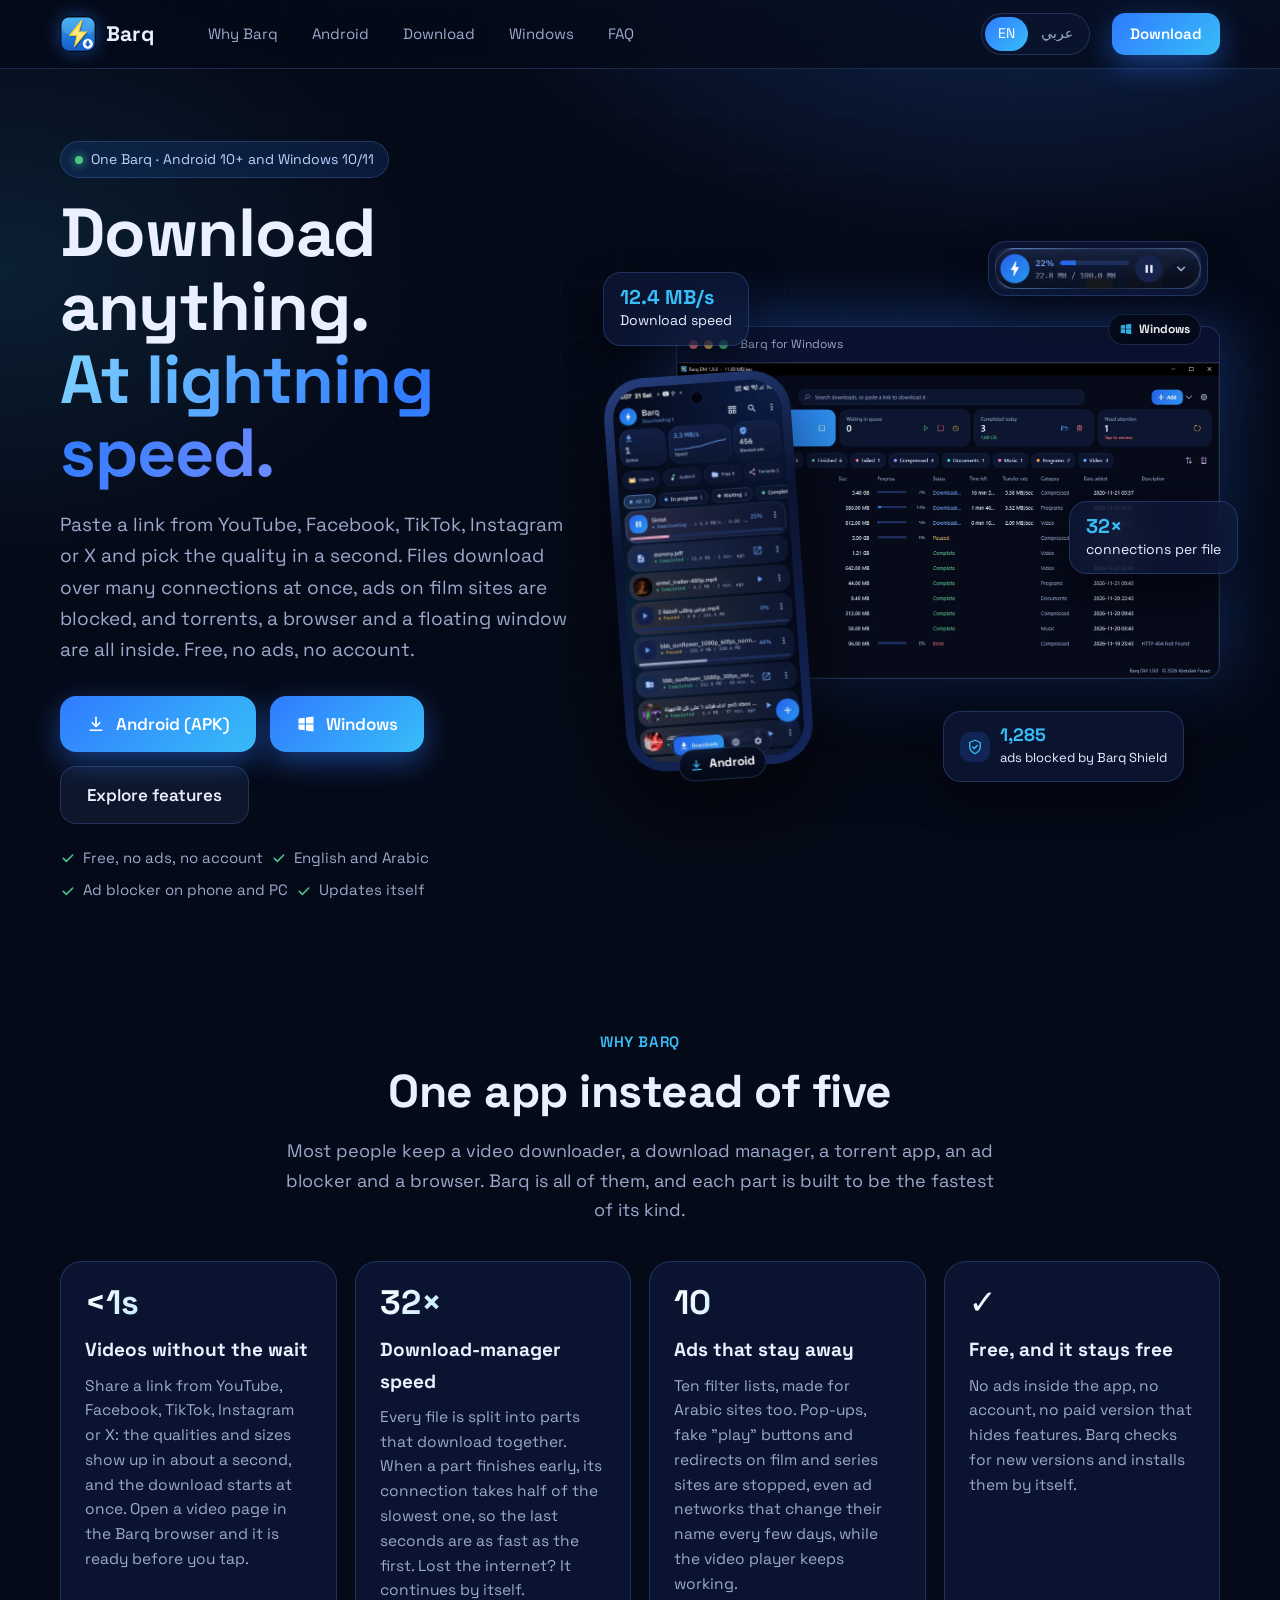
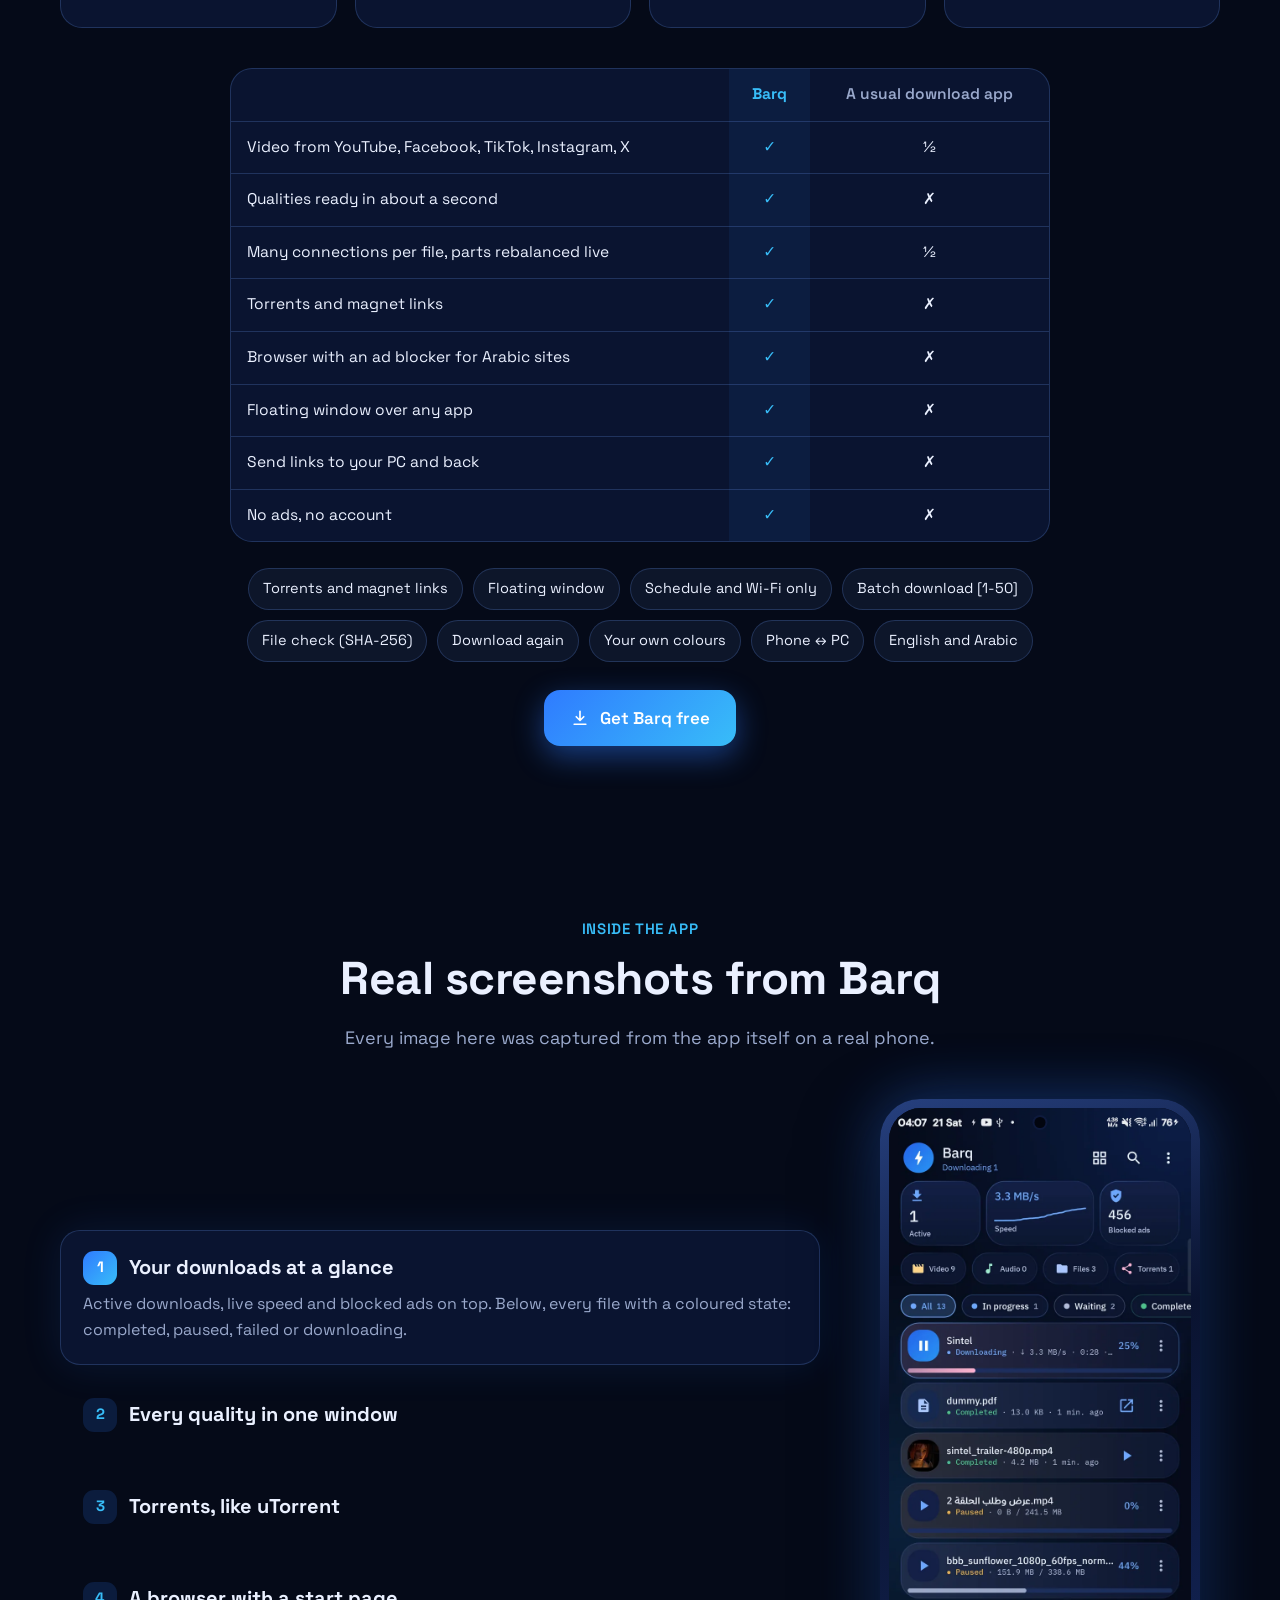
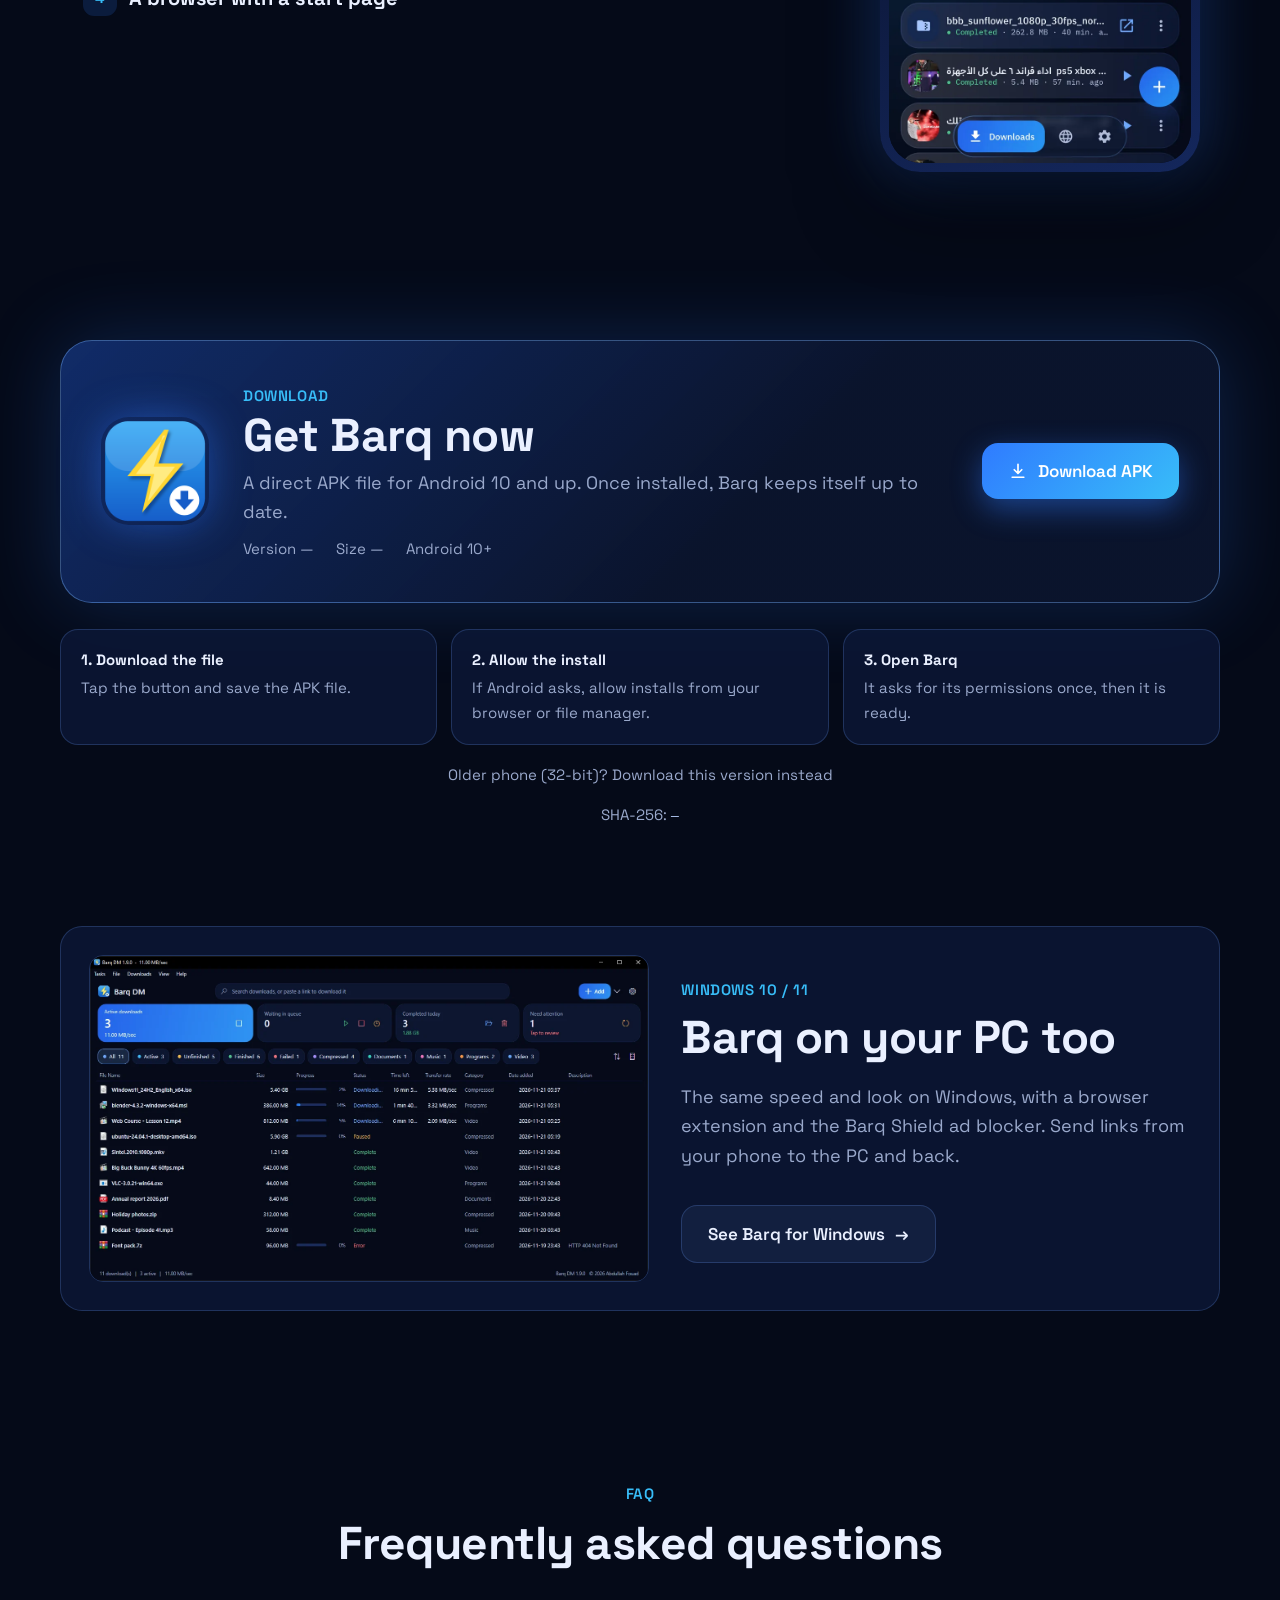
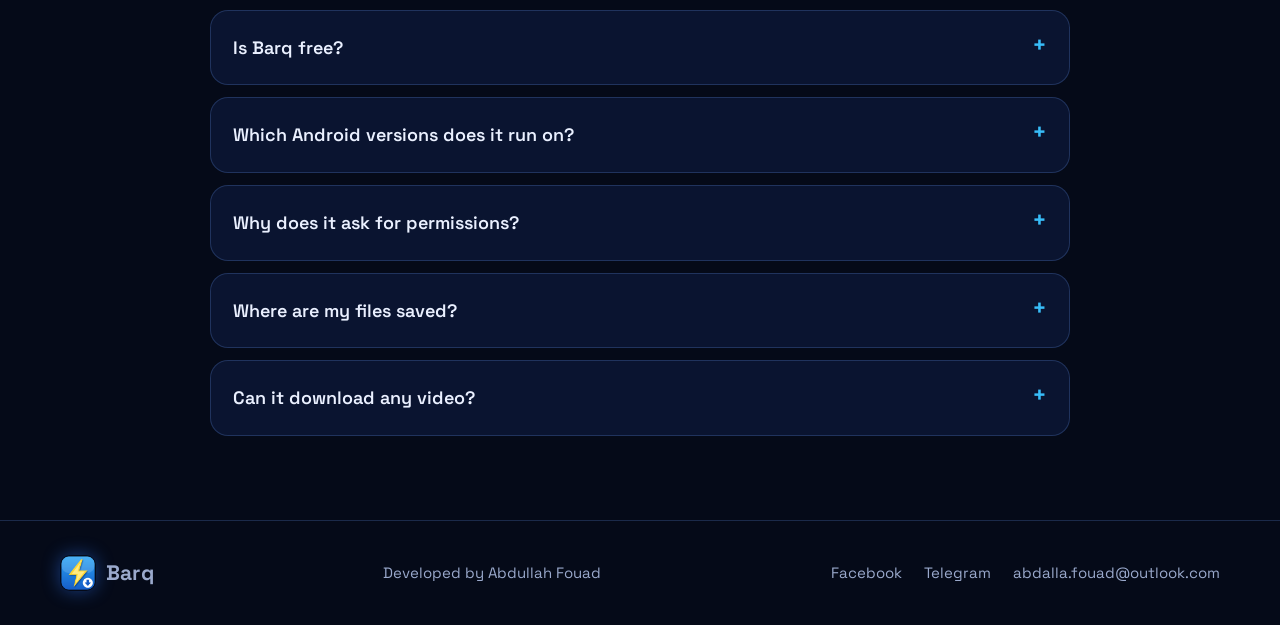
<file: index.html>
<!doctype html>
<html lang="en" dir="ltr">
<head>
<meta charset="utf-8">
<meta name="viewport" content="width=device-width, initial-scale=1">
<title>Barq — the fast download manager for Android and Windows</title>
<meta name="description" content="Barq is a download manager for Android and Windows: fast multi-connection downloads, video from any site in the quality you pick, a browser that finds files, an ad blocker and floating windows. English and Arabic.">
<meta name="theme-color" content="#050a18">
<meta property="og:title" content="Barq — Download anything at lightning speed">
<meta property="og:description" content="A fast, beautiful download manager for Android and Windows. English and Arabic.">
<meta property="og:image" content="assets/img/logo.png">
<meta property="og:type" content="website">
<link rel="icon" type="image/png" href="assets/img/favicon.png">
<link rel="apple-touch-icon" href="assets/img/logo.png">
<link rel="preconnect" href="https://fonts.googleapis.com">
<link rel="preconnect" href="https://fonts.gstatic.com" crossorigin>
<link rel="stylesheet" href="https://fonts.googleapis.com/css2?family=Cairo:wght@400;600;700&family=Space+Grotesk:wght@400;500;600;700&display=swap">
<link rel="stylesheet" href="assets/css/style.css?v=0912">
</head>
<body>
<div class="bg-fx" aria-hidden="true"></div>

<svg width="0" height="0" style="position:absolute" aria-hidden="true">
  <defs>
    <symbol id="i-dl" viewBox="0 0 24 24"><path d="M12 4v11m0 0-4.5-4.5M12 15l4.5-4.5M5 19.5h14" fill="none" stroke="currentColor" stroke-width="2" stroke-linecap="round" stroke-linejoin="round"/></symbol>
    <symbol id="i-check" viewBox="0 0 24 24"><path d="m5 12.5 4.5 4.5L19 7.5" fill="none" stroke="currentColor" stroke-width="2.4" stroke-linecap="round" stroke-linejoin="round"/></symbol>
    <symbol id="i-bolt" viewBox="0 0 24 24"><path d="M13 3 5 13.5h6L10 21l8-10.5h-6z" fill="none" stroke="currentColor" stroke-width="1.8" stroke-linejoin="round"/></symbol>
    <symbol id="i-video" viewBox="0 0 24 24"><rect x="3" y="5" width="18" height="14" rx="3" fill="none" stroke="currentColor" stroke-width="1.8"/><path d="m10.5 9.5 4 2.5-4 2.5z" fill="currentColor"/></symbol>
    <symbol id="i-globe" viewBox="0 0 24 24"><circle cx="12" cy="12" r="9" fill="none" stroke="currentColor" stroke-width="1.8"/><path d="M3 12h18M12 3c3 3 3 15 0 18M12 3c-3 3-3 15 0 18" fill="none" stroke="currentColor" stroke-width="1.6"/></symbol>
    <symbol id="i-shield" viewBox="0 0 24 24"><path d="M12 3 5 6v6c0 4 3 7 7 9 4-2 7-5 7-9V6z" fill="none" stroke="currentColor" stroke-width="1.8" stroke-linejoin="round"/><path d="m9 12 2 2 4-4" fill="none" stroke="currentColor" stroke-width="1.8" stroke-linecap="round"/></symbol>
    <symbol id="i-link" viewBox="0 0 24 24"><path d="M10 14a4 4 0 0 0 5.7 0l3-3a4 4 0 0 0-5.7-5.7l-1 1M14 10a4 4 0 0 0-5.7 0l-3 3a4 4 0 0 0 5.7 5.7l1-1" fill="none" stroke="currentColor" stroke-width="1.8" stroke-linecap="round"/></symbol>
    <symbol id="i-pip" viewBox="0 0 24 24"><rect x="3" y="5" width="18" height="14" rx="3" fill="none" stroke="currentColor" stroke-width="1.8"/><rect x="12" y="12" width="7" height="5" rx="1.5" fill="currentColor"/></symbol>
    <symbol id="i-wifi" viewBox="0 0 24 24"><path d="M3 9a14 14 0 0 1 18 0M6 12.5a9.5 9.5 0 0 1 12 0M9 16a5 5 0 0 1 6 0" fill="none" stroke="currentColor" stroke-width="1.8" stroke-linecap="round"/><circle cx="12" cy="19" r="1.4" fill="currentColor"/></symbol>
    <symbol id="i-clock" viewBox="0 0 24 24"><circle cx="12" cy="12" r="9" fill="none" stroke="currentColor" stroke-width="1.8"/><path d="M12 7v5l3 2" fill="none" stroke="currentColor" stroke-width="1.8" stroke-linecap="round"/></symbol>
    <symbol id="i-sliders" viewBox="0 0 24 24"><path d="M4 7h10M18 7h2M4 17h2M10 17h10" fill="none" stroke="currentColor" stroke-width="1.8" stroke-linecap="round"/><circle cx="16" cy="7" r="2.2" fill="none" stroke="currentColor" stroke-width="1.8"/><circle cx="8" cy="17" r="2.2" fill="none" stroke="currentColor" stroke-width="1.8"/></symbol>
    <symbol id="i-torrent" viewBox="0 0 24 24"><circle cx="12" cy="12" r="3" fill="none" stroke="currentColor" stroke-width="1.8"/><circle cx="5" cy="6" r="2" fill="none" stroke="currentColor" stroke-width="1.8"/><circle cx="19" cy="6" r="2" fill="none" stroke="currentColor" stroke-width="1.8"/><circle cx="12" cy="20" r="2" fill="none" stroke="currentColor" stroke-width="1.8"/><path d="M6.5 7.5 10 10.5M17.5 7.5 14 10.5M12 15v3" fill="none" stroke="currentColor" stroke-width="1.8" stroke-linecap="round"/></symbol>
    <symbol id="i-search" viewBox="0 0 24 24"><circle cx="11" cy="11" r="6.5" fill="none" stroke="currentColor" stroke-width="1.8"/><path d="m16 16 4.5 4.5" fill="none" stroke="currentColor" stroke-width="1.8" stroke-linecap="round"/></symbol>
    <symbol id="i-win" viewBox="0 0 24 24"><path d="M3 5.5 10.5 4.5v7H3zM12 4.3 21 3v8.5h-9zM3 12.5h7.5v7L3 18.5zM12 12.5h9V21l-9-1.3z" fill="currentColor"/></symbol>
    <symbol id="i-update" viewBox="0 0 24 24"><path d="M20 12a8 8 0 1 1-2.4-5.7M20 4v4.5h-4.5" fill="none" stroke="currentColor" stroke-width="1.8" stroke-linecap="round" stroke-linejoin="round"/></symbol>
  </defs>
</svg>

<header class="nav">
  <div class="wrap">
    <a class="brand" href="#top" aria-label="Barq"><img src="assets/img/logo.png" alt="" width="36" height="36"><span>Barq</span></a>
    <nav class="nav-links" aria-label="Main">
      <a href="index.html#why" data-i="nav.why">Why Barq</a>
      <a href="index.html#showcase" data-i="nav.showcase">Android</a>
      <a href="index.html#download" data-i="nav.download">Download</a>
      <a href="windows.html" data-i="nav.windows">Windows</a>
      <a href="index.html#faq" data-i="nav.faq">FAQ</a>
    </nav>
    <span class="spacer"></span>
    <div class="lang" role="group" aria-label="Language">
      <button type="button" data-lang="en" aria-pressed="true">EN</button>
      <button type="button" data-lang="ar" aria-pressed="false">عربي</button>
    </div>
    <a class="btn btn-primary btn-sm" href="#download" data-i="nav.download">Download</a>
  </div>
</header>

<main id="top">
  <!-- hero -->
  <section class="hero">
    <div class="wrap">
      <div class="rv">
        <span class="pill"><i></i><span data-i="hero.pill">One Barq · Android 10+ and Windows 10/11</span></span>
        <h1><span data-i="hero.h1a">Download anything.</span><br><span class="grad" data-i="hero.h1b">At lightning speed.</span></h1>
        <p class="lead" data-i="hero.lead">Paste a link from YouTube, Facebook, TikTok, Instagram or X and pick the quality in a second. Files download over many connections at once, ads on film sites are blocked, and torrents, a browser and a floating window are all inside. Free, no ads, no account.</p>
        <div class="cta">
          <a class="btn btn-primary" href="#download"><svg><use href="#i-dl"/></svg><span data-i="hero.dl">Android (APK)</span></a>
          <a class="btn btn-primary" href="windows.html"><svg><use href="#i-win"/></svg><span data-i="hero.win">Windows</span></a>
          <a class="btn btn-ghost" href="#why" data-i="hero.more">Explore features</a>
        </div>
        <div class="chips">
          <span><svg><use href="#i-check"/></svg><span data-i="chip.1">Free, no ads, no account</span></span>
          <span><svg><use href="#i-check"/></svg><span data-i="chip.2">English and Arabic</span></span>
          <span><svg><use href="#i-check"/></svg><span data-i="chip.3">Ad blocker on phone and PC</span></span>
          <span><svg><use href="#i-check"/></svg><span data-i="chip.4">Updates itself</span></span>
        </div>
      </div>
      <div class="hero-art rv">
        <div class="duo">
          <div class="pc">
            <div class="pc-bar"><i></i><i></i><i></i><span>Barq for Windows</span></div>
            <div class="pc-screen" id="pcScreen">
              <img src="assets/img/win-barq-dark-main.webp" alt="Barq for Windows for Windows" width="1366" height="793">
              <img src="assets/img/win-classic-light-main.webp" alt="Barq for Windows, Classic look" width="1166" height="593" loading="lazy">
              <img src="assets/img/win-barq-light-main.webp" alt="Barq for Windows, light mode" width="1366" height="793" loading="lazy">
            </div>
            <span class="dev-tag"><svg><use href="#i-win"/></svg>Windows</span>
          </div>
          <div class="phone"><div class="screen" id="heroScreen">
            <img src="assets/img/downloads.webp" alt="Barq downloads screen" width="720" height="1514">
            <img src="assets/img/video.webp" alt="Barq video quality window" width="720" height="1514" loading="lazy">
            <img src="assets/img/smart.webp" alt="Barq download settings" width="720" height="1514" loading="lazy">
          </div><span class="dev-tag"><svg><use href="#i-dl"/></svg>Android</span></div>
        </div>
        <div class="float-card fc1"><b dir="ltr">12.4 MB/s</b><span data-i="fc.speed">Download speed</span></div>
        <div class="float-card fc2"><b dir="ltr">32×</b><span data-i="fc.conn">connections per file</span></div>
        <div class="float-card fc4"><svg><use href="#i-shield"/></svg><span><b class="sh-n" dir="ltr">1,284</b><span data-i="fc.shield">ads blocked by Barq Shield</span></span></div>
        <div class="float-card fc3"><img src="assets/img/capsule.webp" alt="Barq floating download window" width="900" height="185" loading="lazy"></div>
      </div>
    </div>
  </section>

  <!-- why Barq -->
  <section id="why">
    <div class="wrap">
      <div class="center rv">
        <span class="eyebrow" data-i="why.eyebrow">Why Barq</span>
        <h2 data-i="why.h2">One app instead of five</h2>
        <p class="sub" data-i="why.sub">Most people keep a video downloader, a download manager, a torrent app, an ad blocker and a browser. Barq is all of them, and each part is built to be the fastest of its kind.</p>
      </div>
      <div class="why">
        <article class="why-card rv"><div class="why-n" dir="ltr">&lt;1s</div><h3 data-i="wy1.h">Videos without the wait</h3><p data-i="wy1.p">Share a link from YouTube, Facebook, TikTok, Instagram or X: the qualities and sizes show up in about a second, and the download starts at once. Open a video page in the Barq browser and it is ready before you tap.</p></article>
        <article class="why-card rv"><div class="why-n" dir="ltr">32×</div><h3 data-i="wy2.h">Download-manager speed</h3><p data-i="wy2.p">Every file is split into parts that download together. When a part finishes early, its connection takes half of the slowest one, so the last seconds are as fast as the first. Lost the internet? It continues by itself.</p></article>
        <article class="why-card rv"><div class="why-n" dir="ltr">10</div><h3 data-i="wy3.h">Ads that stay away</h3><p data-i="wy3.p">Ten filter lists, made for Arabic sites too. Pop-ups, fake "play" buttons and redirects on film and series sites are stopped, even ad networks that change their name every few days, while the video player keeps working.</p></article>
        <article class="why-card rv"><div class="why-n">✓</div><h3 data-i="wy4.h">Free, and it stays free</h3><p data-i="wy4.p">No ads inside the app, no account, no paid version that hides features. Barq checks for new versions and installs them by itself.</p></article>
      </div>

      <div class="cmp rv">
        <table>
          <thead><tr><th></th><th class="me">Barq</th><th data-i="cmp.other">A usual download app</th></tr></thead>
          <tbody>
            <tr><td data-i="cmp.r1">Video from YouTube, Facebook, TikTok, Instagram, X</td><td class="me">✓</td><td>½</td></tr>
            <tr><td data-i="cmp.r2">Qualities ready in about a second</td><td class="me">✓</td><td>✗</td></tr>
            <tr><td data-i="cmp.r3">Many connections per file, parts rebalanced live</td><td class="me">✓</td><td>½</td></tr>
            <tr><td data-i="cmp.r4">Torrents and magnet links</td><td class="me">✓</td><td>✗</td></tr>
            <tr><td data-i="cmp.r5">Browser with an ad blocker for Arabic sites</td><td class="me">✓</td><td>✗</td></tr>
            <tr><td data-i="cmp.r6">Floating window over any app</td><td class="me">✓</td><td>✗</td></tr>
            <tr><td data-i="cmp.r7">Send links to your PC and back</td><td class="me">✓</td><td>✗</td></tr>
            <tr><td data-i="cmp.r8">No ads, no account</td><td class="me">✓</td><td>✗</td></tr>
          </tbody>
        </table>
      </div>
      <div class="more rv">
        <span data-i="more.1">Torrents and magnet links</span><span data-i="more.2">Floating window</span><span data-i="more.3">Schedule and Wi-Fi only</span>
        <span data-i="more.4">Batch download [1-50]</span><span data-i="more.5">File check (SHA-256)</span><span data-i="more.6">Download again</span>
        <span data-i="more.7">Your own colours</span><span data-i="more.8">Phone ↔ PC</span><span data-i="more.9">English and Arabic</span>
      </div>
      <div class="center rv" style="margin-top:28px"><a class="btn btn-primary" href="#download"><svg><use href="#i-dl"/></svg><span data-i="why.cta">Get Barq free</span></a></div>
    </div>
  </section>

  <!-- showcase -->
  <section id="showcase">
    <div class="wrap">
      <div class="center rv">
        <span class="eyebrow" data-i="sh.eyebrow">Inside the app</span>
        <h2 data-i="sh.h2">Real screenshots from Barq</h2>
        <p class="sub" data-i="sh.sub">Every image here was captured from the app itself on a real phone.</p>
      </div>
      <div class="show rv">
        <div class="tabs" role="tablist">
          <button class="tab" role="tab" aria-selected="true"><h3><em>1</em><span data-i="t1.h">Your downloads at a glance</span></h3><p data-i="t1.p">Active downloads, live speed and blocked ads on top. Below, every file with a coloured state: completed, paused, failed or downloading.</p></button>
          <button class="tab" role="tab" aria-selected="false"><h3><em>2</em><span data-i="t2.h">Every quality in one window</span></h3><p data-i="t2.p">Share a video link to Barq and a compact window lists every quality with its size, from 144p to 4K. Pick MP4 or MKV, or audio only.</p></button>
          <button class="tab" role="tab" aria-selected="false"><h3><em>3</em><span data-i="t6.h">Torrents, like uTorrent</span></h3><p data-i="t6.p">Open a magnet link or a .torrent file, pick the files you want, and download in order if you want to play while it downloads.</p></button>
          <button class="tab" role="tab" aria-selected="false"><h3><em>4</em><span data-i="t8.h">A browser with a start page</span></h3><p data-i="t8.p">Quick sites, your latest downloads and recent pages. The download button shows up only on pages with a playing video.</p></button>
        </div>
        <div class="phone-col"><div class="phone"><div class="screen" id="showScreen">
          <img src="assets/img/downloads.webp" alt="Barq downloads screen with coloured filters" width="720" height="1560">
          <img src="assets/img/video.webp" alt="Barq video quality window" width="720" height="1560" loading="lazy">
          <img src="assets/img/torrent-sheet.webp" alt="Barq torrent file picker" width="720" height="1560" loading="lazy">
          <img src="assets/img/browser-start.webp" alt="Barq browser start page" width="720" height="1560" loading="lazy">
        </div></div></div>
      </div>
    </div>
  </section>

  <!-- download -->
  <section id="download" class="dl">
    <div class="wrap">
      <div class="box rv">
        <img class="logo" src="assets/img/logo.png" alt="Barq icon" width="108" height="108">
        <div>
          <span class="eyebrow" data-i="dl.eyebrow">Download</span>
          <h2 data-i="dl.h2">Get Barq now</h2>
          <p class="sub" style="margin:0" data-i="dl.sub">A direct APK file for Android 10 and up. Once installed, Barq keeps itself up to date.</p>
          <div class="meta"><span><span data-i="dl.ver">Version</span> <span id="apkVer">—</span></span><span><span data-i="dl.size">Size</span> <span id="apkSize">—</span></span><span data-i="dl.req">Android 10+</span></div>
        </div>
        <a class="btn btn-primary" id="apkBtn" href="https://github.com/abdallafouad96/barq/releases/latest/download/Barq.apk"><svg><use href="#i-dl"/></svg><span data-i="dl.btn">Download APK</span></a>
      </div>
      <div class="install rv">
        <div><b data-i="i1.h">1. Download the file</b><span data-i="i1.p">Tap the button and save the APK file.</span></div>
        <div><b data-i="i2.h">2. Allow the install</b><span data-i="i2.p">If Android asks, allow installs from your browser or file manager.</span></div>
        <div><b data-i="i3.h">3. Open Barq</b><span data-i="i3.p">It asks for its permissions once, then it is ready.</span></div>
      </div>
      <p class="note center rv" style="margin-top:18px"><span data-i="dl.old">Older phone (32-bit)?</span> <a id="apk32" href="https://github.com/abdallafouad96/barq/releases/latest/download/Barq_armeabi-v7a.apk" data-i="dl.old.a">Download this version instead</a></p>
      <p class="note center rv" style="margin-top:8px"><span data-i="dl.sha">SHA-256</span>: <code id="apkSha">—</code></p>
    </div>
  </section>

  <!-- Barq on the PC -->
  <section id="pc" style="padding-top:0">
    <div class="wrap">
      <a class="pc-card rv" href="windows.html">
        <img src="assets/img/win-barq-dark-main.webp" alt="Barq for Windows for Windows" width="1366" height="793" loading="lazy">
        <div>
          <span class="eyebrow" data-i="pc.eyebrow">Windows 10 / 11</span>
          <h2 data-i="pc.h2">Barq on your PC too</h2>
          <p class="sub" data-i="pc.p">The same speed and look on Windows, with a browser extension and the Barq Shield ad blocker. Send links from your phone to the PC and back.</p>
          <span class="btn btn-ghost"><span data-i="pc.btn">See Barq for Windows</span> <span aria-hidden="true">→</span></span>
        </div>
      </a>
    </div>
  </section>

  <!-- faq -->
  <section id="faq">
    <div class="wrap">
      <div class="center rv"><span class="eyebrow" data-i="fq.eyebrow">FAQ</span><h2 data-i="fq.h2">Frequently asked questions</h2></div>
      <div class="faq rv">
        <details><summary><span data-i="q1">Is Barq free?</span></summary><p data-i="a1">Yes. No ads, no account and no paid version. If you like it, you can support it from Settings &gt; About.</p></details>
        <details><summary><span data-i="q2">Which Android versions does it run on?</span></summary><p data-i="a2">Android 10 and newer.</p></details>
        <details><summary><span data-i="q3">Why does it ask for permissions?</span></summary><p data-i="a3">Notifications show progress, display over other apps is for the floating window, photos and videos let it show previews, and the battery exemption lets long downloads finish. It asks once at the start, and you can change them in your phone's settings.</p></details>
        <details><summary><span data-i="q4">Where are my files saved?</span></summary><p data-i="a4">In Download/Barq on your internal storage, sorted into folders by type (video, audio, images and so on). You can turn the sorting off in Settings.</p></details>
        <details><summary><span data-i="q5">Can it download any video?</span></summary><p data-i="a5">Public videos from popular sites, yes. Content protected by DRM, or videos that need you to sign in, may not download.</p></details>
      </div>
    </div>
  </section>
</main>

<a class="sticky-dl" href="#download"><svg><use href="#i-dl"/></svg><span data-i="sticky.dl">Get Barq free</span></a>

<footer>
  <div class="wrap">
    <a class="brand" href="#top"><img src="assets/img/logo.png" alt="" width="32" height="32"><span>Barq</span></a>
    <span data-i="ft.dev">Developed by Abdullah Fouad</span>
    <span class="contacts">
      <a href="https://www.facebook.com/Abdalla.MF2" rel="noopener">Facebook</a>
      <a href="https://t.me/abdallafouad96" rel="noopener">Telegram</a>
      <a href="mailto:abdalla.fouad@outlook.com">abdalla.fouad@outlook.com</a>
    </span>
  </div>
</footer>

<script src="assets/js/main.js?v=0912"></script>
<script>
/* Android: the newest release on GitHub gives the version, the size and the checksum, so the page never goes stale. */
fetch("https://api.github.com/repos/abdallafouad96/barq/releases/latest").then(function (r) { return r.ok ? r.json() : null; }).then(function (j) {
  if (!j || !j.assets) return;
  var v = String(j.tag_name || "").replace(/^v/i, "");
  if (v) document.getElementById("apkVer").textContent = v;
  j.assets.forEach(function (a) {
    if (a.name === "Barq.apk") {
      document.getElementById("apkBtn").href = a.browser_download_url;
      document.getElementById("apkSize").textContent = Math.round(a.size / 1048576) + " MB";
      if (a.digest) document.getElementById("apkSha").textContent = String(a.digest).replace(/^sha256:/, "");
    } else if (/armeabi/i.test(a.name)) document.getElementById("apk32").href = a.browser_download_url;
  });
}).catch(function () {});

</script>
</body>
</html>
</file>
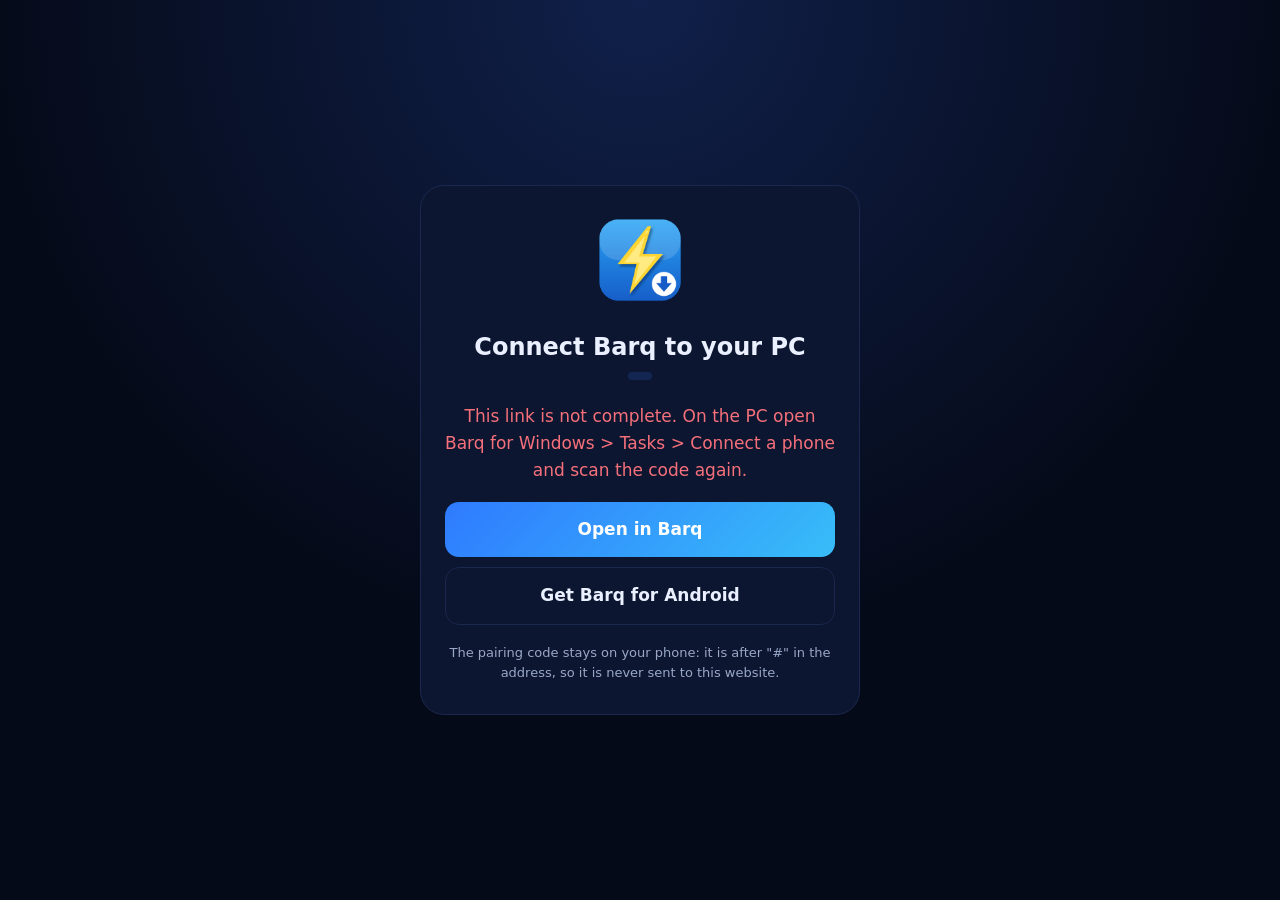
<file: pair.html>
<!doctype html>
<html lang="en" dir="ltr">
<head>
<meta charset="utf-8">
<meta name="viewport" content="width=device-width, initial-scale=1">
<title>Connect Barq to your PC</title>
<meta name="robots" content="noindex">
<meta name="theme-color" content="#050a18">
<link rel="icon" type="image/png" href="assets/img/favicon.png">
<style>
  :root { --bg: #050a18; --panel: #0c1630; --line: #1a2850; --fg: #eaf0ff; --mute: #9aa8c8; --accent: #2f7bff; --accent2: #38bdf8; }
  * { box-sizing: border-box; }
  html { background: var(--bg); }
  body { margin: 0; min-height: 100vh; display: grid; place-items: center; padding: 24px 16px; background: radial-gradient(circle at 50% 0%, #10204a, var(--bg) 60%); color: var(--fg);
    font: 17px/1.6 "Segoe UI", system-ui, -apple-system, "Cairo", sans-serif; }
  .card { width: 100%; max-width: 440px; text-align: center; background: var(--panel); border: 1px solid var(--line); border-radius: 24px; padding: 30px 24px; }
  img { width: 88px; height: 88px; border-radius: 22px; }
  h1 { font-size: 24px; margin: 16px 0 6px; }
  p { color: var(--mute); margin: 0 0 18px; }
  .btn { display: block; width: 100%; padding: 14px 18px; border-radius: 14px; border: 0; font: inherit; font-weight: 700; text-decoration: none; color: #fff; cursor: pointer;
    background: linear-gradient(135deg, var(--accent), var(--accent2)); margin-top: 10px; }
  .ghost { background: transparent; border: 1px solid var(--line); color: var(--fg); font-weight: 600; }
  .pc { display: inline-block; padding: 4px 12px; border-radius: 99px; background: rgba(47,123,255,.16); color: var(--accent2); font-weight: 700; margin-bottom: 14px; direction: ltr; }
  .bad { color: #f5707a; }
  small { display: block; color: var(--mute); margin-top: 18px; font-size: 13px; }
</style>
</head>
<body>
<main class="card">
  <img src="assets/img/logo.png" alt="Barq" width="88" height="88">
  <h1 id="h">Connect Barq to your PC</h1>
  <div id="pc" class="pc" hidden></div>
  <p id="p">Open this page on your Android phone, then tap the button. Barq connects to Barq for Windows on the PC.</p>
  <a id="open" class="btn" href="#">Open in Barq</a>
  <a id="get" class="btn ghost" href="index.html#download">Get Barq for Android</a>
  <small id="s">The pairing code stays on your phone: it is after "#" in the address, so it is never sent to this website.</small>
</main>
<script>
(function () {
  "use strict";
  var ar = /^ar\b/i.test(navigator.language || "");
  var T = ar ? {
    h: "وصّل برق بالكمبيوتر", p: "افتح الصفحة دي على موبايلك الأندرويد ودوس الزرار. برق هيتوصل بـ Barq for Windows على الكمبيوتر.",
    open: "افتح في برق", get: "حمّل برق للأندرويد", s: "كود الربط بيفضل على موبايلك: هو بعد علامة # في العنوان، فمش بيتبعت للموقع ده.",
    bad: "الرابط ده ناقص. افتح Barq for Windows على الكمبيوتر ← المهام ← توصيل الموبايل، وامسح الكود تاني.", pc: "الكمبيوتر: "
  } : {
    h: "Connect Barq to your PC", p: "Open this page on your Android phone, then tap the button. Barq connects to Barq for Windows on the PC.",
    open: "Open in Barq", get: "Get Barq for Android", s: "The pairing code stays on your phone: it is after \"#\" in the address, so it is never sent to this website.",
    bad: "This link is not complete. On the PC open Barq for Windows > Tasks > Connect a phone and scan the code again.", pc: "PC: "
  };
  if (ar) { document.documentElement.lang = "ar"; document.documentElement.dir = "rtl"; }
  var $ = function (id) { return document.getElementById(id); };
  $("h").textContent = T.h; $("p").textContent = T.p; $("open").textContent = T.open; $("get").textContent = T.get; $("s").textContent = T.s;

  var q = (location.hash || "").replace(/^#/, "");
  var k = /(?:^|&)k=([A-Za-z0-9_-]{40,})/.exec(q);
  if (!k) { $("p").textContent = T.bad; $("p").className = "bad"; $("open").hidden = true; return; }
  var n = /(?:^|&)n=([^&]*)/.exec(q);
  if (n) { try { $("pc").textContent = T.pc + decodeURIComponent(n[1]); $("pc").hidden = false; } catch (e) {} }

  var app = "barq://pair?" + q;
  var android = /android/i.test(navigator.userAgent);
  // Chrome on Android: an intent link opens Barq, or this site's download section when Barq is not installed
  var link = android
    ? "intent://pair?" + q + "#Intent;scheme=barq;package=com.barq.downloadmanager;S.browser_fallback_url=" +
      encodeURIComponent(location.origin + location.pathname.replace(/pair\.html$/, "") + "#download") + ";end"
    : app;
  $("open").href = link;
  if (android) setTimeout(function () { location.href = link; }, 400);
})();
</script>
</body>
</html>
</file>
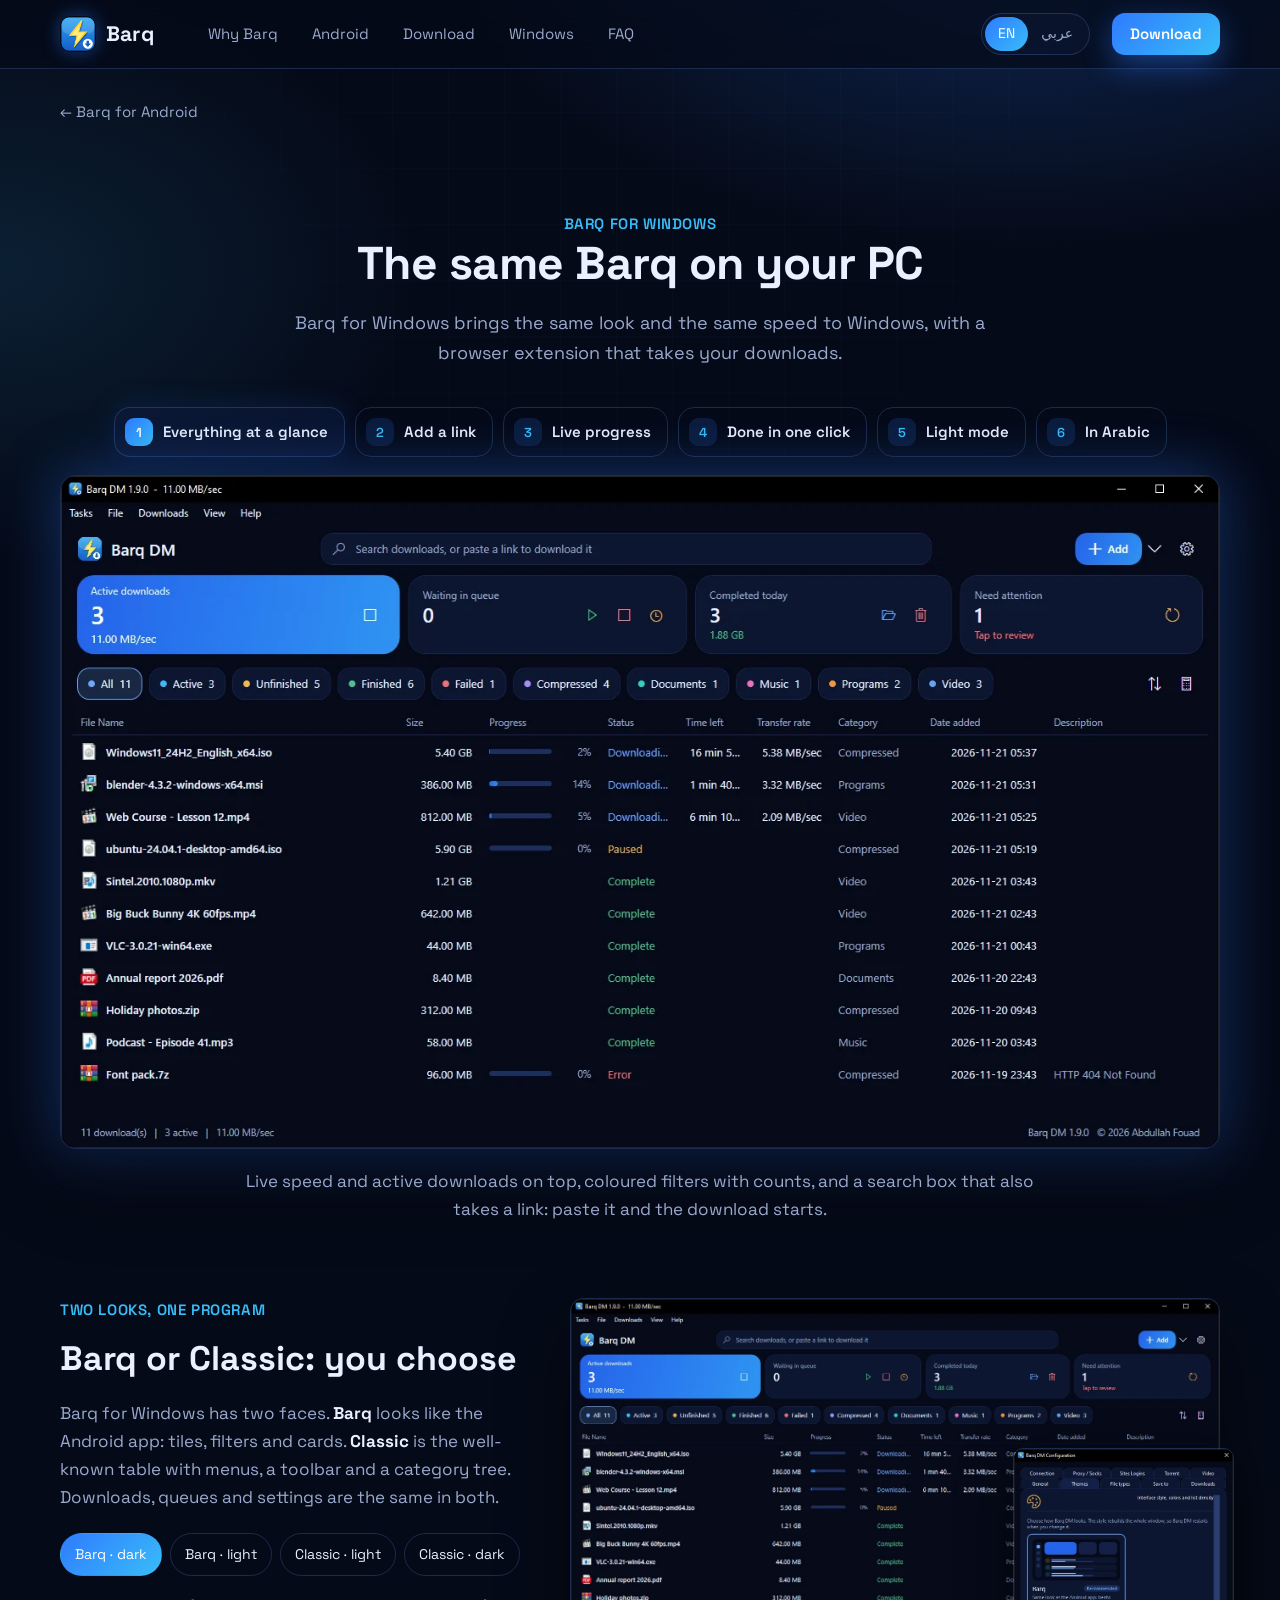
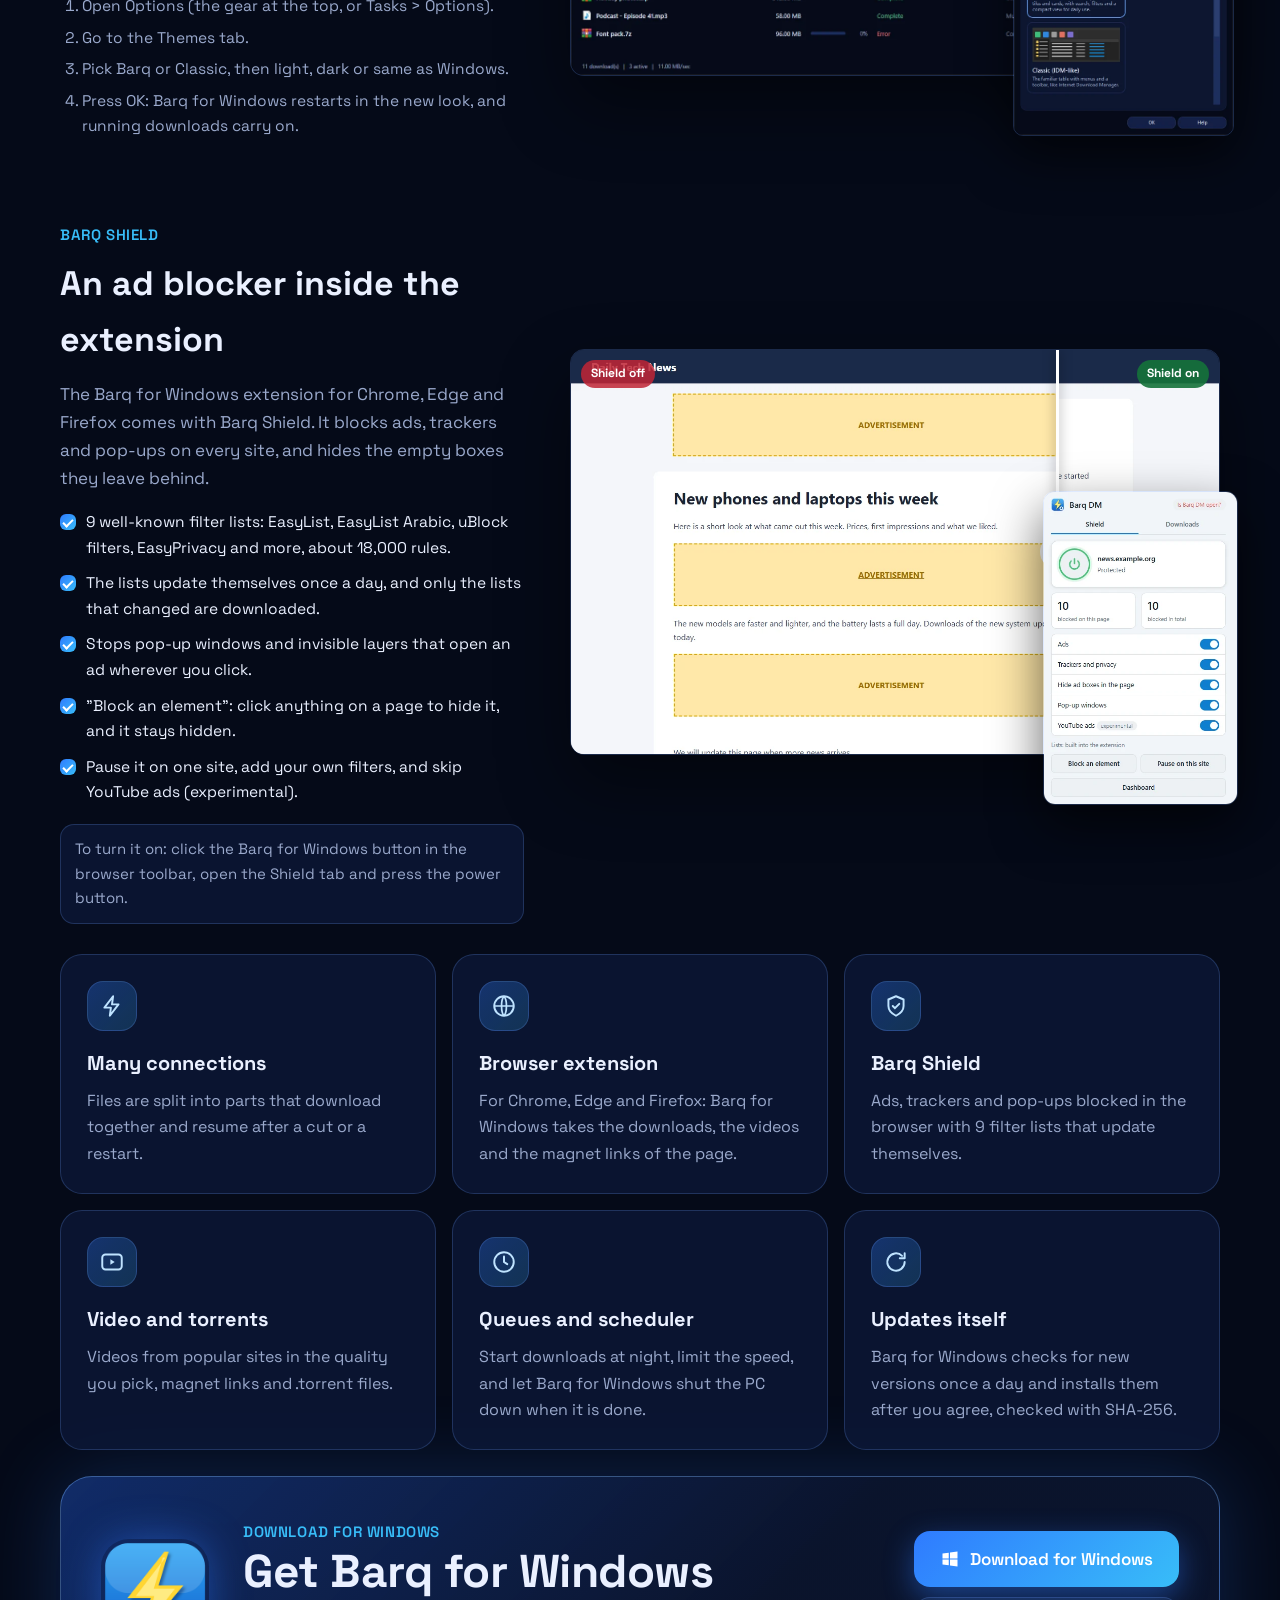
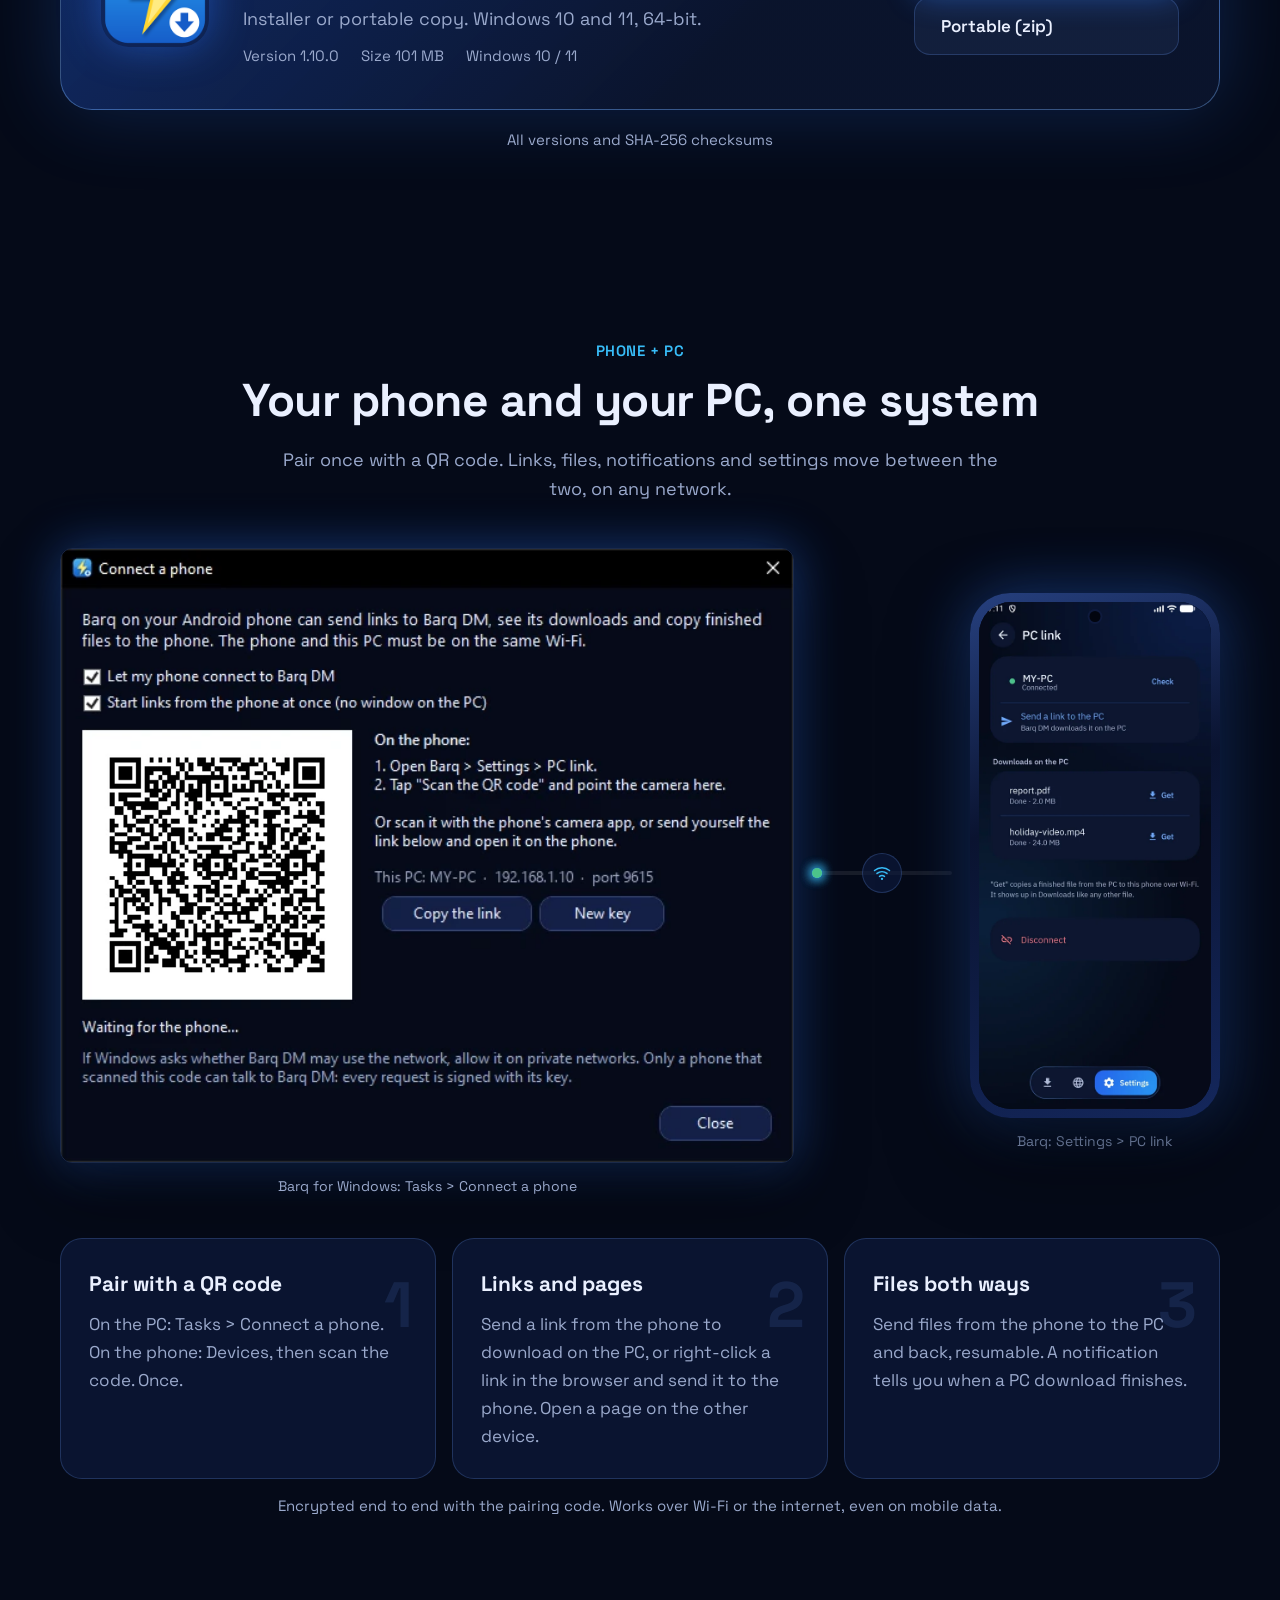
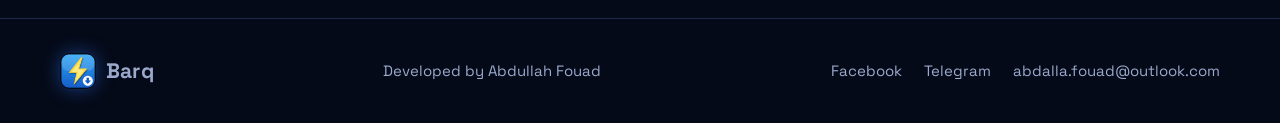
<file: windows.html>
<!doctype html>
<html lang="en" dir="ltr">
<head>
<meta charset="utf-8">
<meta name="viewport" content="width=device-width, initial-scale=1">
<title>Barq for Windows for Windows — Barq</title>
<meta name="description" content="Barq is a download manager for Android and Windows: fast multi-connection downloads, video from any site in the quality you pick, a browser that finds files, an ad blocker and floating windows. English and Arabic.">
<meta name="theme-color" content="#050a18">
<meta property="og:title" content="Barq — Download anything at lightning speed">
<meta property="og:description" content="A fast, beautiful download manager for Android and Windows. English and Arabic.">
<meta property="og:image" content="assets/img/logo.png">
<meta property="og:type" content="website">
<link rel="icon" type="image/png" href="assets/img/favicon.png">
<link rel="apple-touch-icon" href="assets/img/logo.png">
<link rel="preconnect" href="https://fonts.googleapis.com">
<link rel="preconnect" href="https://fonts.gstatic.com" crossorigin>
<link rel="stylesheet" href="https://fonts.googleapis.com/css2?family=Cairo:wght@400;600;700&family=Space+Grotesk:wght@400;500;600;700&display=swap">
<link rel="stylesheet" href="assets/css/style.css?v=0912">
</head>
<body>
<div class="bg-fx" aria-hidden="true"></div>

<svg width="0" height="0" style="position:absolute" aria-hidden="true">
  <defs>
    <symbol id="i-dl" viewBox="0 0 24 24"><path d="M12 4v11m0 0-4.5-4.5M12 15l4.5-4.5M5 19.5h14" fill="none" stroke="currentColor" stroke-width="2" stroke-linecap="round" stroke-linejoin="round"/></symbol>
    <symbol id="i-check" viewBox="0 0 24 24"><path d="m5 12.5 4.5 4.5L19 7.5" fill="none" stroke="currentColor" stroke-width="2.4" stroke-linecap="round" stroke-linejoin="round"/></symbol>
    <symbol id="i-bolt" viewBox="0 0 24 24"><path d="M13 3 5 13.5h6L10 21l8-10.5h-6z" fill="none" stroke="currentColor" stroke-width="1.8" stroke-linejoin="round"/></symbol>
    <symbol id="i-video" viewBox="0 0 24 24"><rect x="3" y="5" width="18" height="14" rx="3" fill="none" stroke="currentColor" stroke-width="1.8"/><path d="m10.5 9.5 4 2.5-4 2.5z" fill="currentColor"/></symbol>
    <symbol id="i-globe" viewBox="0 0 24 24"><circle cx="12" cy="12" r="9" fill="none" stroke="currentColor" stroke-width="1.8"/><path d="M3 12h18M12 3c3 3 3 15 0 18M12 3c-3 3-3 15 0 18" fill="none" stroke="currentColor" stroke-width="1.6"/></symbol>
    <symbol id="i-shield" viewBox="0 0 24 24"><path d="M12 3 5 6v6c0 4 3 7 7 9 4-2 7-5 7-9V6z" fill="none" stroke="currentColor" stroke-width="1.8" stroke-linejoin="round"/><path d="m9 12 2 2 4-4" fill="none" stroke="currentColor" stroke-width="1.8" stroke-linecap="round"/></symbol>
    <symbol id="i-link" viewBox="0 0 24 24"><path d="M10 14a4 4 0 0 0 5.7 0l3-3a4 4 0 0 0-5.7-5.7l-1 1M14 10a4 4 0 0 0-5.7 0l-3 3a4 4 0 0 0 5.7 5.7l1-1" fill="none" stroke="currentColor" stroke-width="1.8" stroke-linecap="round"/></symbol>
    <symbol id="i-pip" viewBox="0 0 24 24"><rect x="3" y="5" width="18" height="14" rx="3" fill="none" stroke="currentColor" stroke-width="1.8"/><rect x="12" y="12" width="7" height="5" rx="1.5" fill="currentColor"/></symbol>
    <symbol id="i-wifi" viewBox="0 0 24 24"><path d="M3 9a14 14 0 0 1 18 0M6 12.5a9.5 9.5 0 0 1 12 0M9 16a5 5 0 0 1 6 0" fill="none" stroke="currentColor" stroke-width="1.8" stroke-linecap="round"/><circle cx="12" cy="19" r="1.4" fill="currentColor"/></symbol>
    <symbol id="i-clock" viewBox="0 0 24 24"><circle cx="12" cy="12" r="9" fill="none" stroke="currentColor" stroke-width="1.8"/><path d="M12 7v5l3 2" fill="none" stroke="currentColor" stroke-width="1.8" stroke-linecap="round"/></symbol>
    <symbol id="i-sliders" viewBox="0 0 24 24"><path d="M4 7h10M18 7h2M4 17h2M10 17h10" fill="none" stroke="currentColor" stroke-width="1.8" stroke-linecap="round"/><circle cx="16" cy="7" r="2.2" fill="none" stroke="currentColor" stroke-width="1.8"/><circle cx="8" cy="17" r="2.2" fill="none" stroke="currentColor" stroke-width="1.8"/></symbol>
    <symbol id="i-torrent" viewBox="0 0 24 24"><circle cx="12" cy="12" r="3" fill="none" stroke="currentColor" stroke-width="1.8"/><circle cx="5" cy="6" r="2" fill="none" stroke="currentColor" stroke-width="1.8"/><circle cx="19" cy="6" r="2" fill="none" stroke="currentColor" stroke-width="1.8"/><circle cx="12" cy="20" r="2" fill="none" stroke="currentColor" stroke-width="1.8"/><path d="M6.5 7.5 10 10.5M17.5 7.5 14 10.5M12 15v3" fill="none" stroke="currentColor" stroke-width="1.8" stroke-linecap="round"/></symbol>
    <symbol id="i-search" viewBox="0 0 24 24"><circle cx="11" cy="11" r="6.5" fill="none" stroke="currentColor" stroke-width="1.8"/><path d="m16 16 4.5 4.5" fill="none" stroke="currentColor" stroke-width="1.8" stroke-linecap="round"/></symbol>
    <symbol id="i-win" viewBox="0 0 24 24"><path d="M3 5.5 10.5 4.5v7H3zM12 4.3 21 3v8.5h-9zM3 12.5h7.5v7L3 18.5zM12 12.5h9V21l-9-1.3z" fill="currentColor"/></symbol>
    <symbol id="i-update" viewBox="0 0 24 24"><path d="M20 12a8 8 0 1 1-2.4-5.7M20 4v4.5h-4.5" fill="none" stroke="currentColor" stroke-width="1.8" stroke-linecap="round" stroke-linejoin="round"/></symbol>
  </defs>
</svg>

<header class="nav">
  <div class="wrap">
    <a class="brand" href="#top" aria-label="Barq"><img src="assets/img/logo.png" alt="" width="36" height="36"><span>Barq</span></a>
    <nav class="nav-links" aria-label="Main">
      <a href="index.html#why" data-i="nav.why">Why Barq</a>
      <a href="index.html#showcase" data-i="nav.showcase">Android</a>
      <a href="index.html#download" data-i="nav.download">Download</a>
      <a href="windows.html" data-i="nav.windows">Windows</a>
      <a href="index.html#faq" data-i="nav.faq">FAQ</a>
    </nav>
    <span class="spacer"></span>
    <div class="lang" role="group" aria-label="Language">
      <button type="button" data-lang="en" aria-pressed="true">EN</button>
      <button type="button" data-lang="ar" aria-pressed="false">عربي</button>
    </div>
    <a class="btn btn-primary btn-sm" href="#windl" data-i="nav.download">Download</a>
  </div>
</header>

<main id="top">
  <section style="padding:28px 0 0"><div class="wrap"><a class="note" href="index.html" data-i="back.home">← Barq for Android</a></div></section>
  <!-- windows -->
  <section id="windows" class="dl">
    <div class="wrap">
      <div class="center rv">
        <span class="eyebrow" data-i="w.eyebrow">Barq for Windows</span>
        <h2 data-i="w.h2">The same Barq on your PC</h2>
        <p class="sub" data-i="w.sub">Barq for Windows brings the same look and the same speed to Windows, with a browser extension that takes your downloads.</p>
      </div>
      <!-- real screenshots of the Windows app -->
      <div class="wshow rv">
        <div class="wtabs" role="tablist">
          <button class="wtab" role="tab" aria-selected="true"><em>1</em><span data-i="wt1.h">Everything at a glance</span></button>
          <button class="wtab" role="tab" aria-selected="false"><em>2</em><span data-i="wt2.h">Add a link</span></button>
          <button class="wtab" role="tab" aria-selected="false"><em>3</em><span data-i="wt3.h">Live progress</span></button>
          <button class="wtab" role="tab" aria-selected="false"><em>4</em><span data-i="wt4.h">Done in one click</span></button>
          <button class="wtab" role="tab" aria-selected="false"><em>5</em><span data-i="wt5.h">Light mode</span></button>
          <button class="wtab" role="tab" aria-selected="false"><em>6</em><span data-i="wt6.h">In Arabic</span></button>
        </div>
        <div class="wstage">
          <img class="wbg" src="assets/img/win-barq-dark-main.webp" alt="" aria-hidden="true" width="1366" height="793" loading="lazy">
          <img class="full" src="assets/img/win-barq-dark-main.webp" alt="Barq for Windows main window: tiles, filters and the download list" width="1366" height="793" loading="lazy">
          <img class="dlg" src="assets/img/win-barq-dark-fileinfo.webp" alt="Barq for Windows Download File Info window" width="626" height="455" loading="lazy">
          <img class="dlg" src="assets/img/win-barq-dark-progress.webp" alt="Barq for Windows progress window with connections" width="646" height="590" loading="lazy">
          <img class="dlg" src="assets/img/win-barq-dark-complete.webp" alt="Barq for Windows download complete window" width="546" height="389" loading="lazy">
          <img class="full" src="assets/img/win-barq-light-main.webp" alt="Barq for Windows in light mode" width="1366" height="793" loading="lazy">
          <img class="full" src="assets/img/win-barq-ar-main.webp" alt="Barq for Windows in Arabic" width="1366" height="793" loading="lazy">
        </div>
        <div class="wcaps">
          <p data-i="wt1.p">Live speed and active downloads on top, coloured filters with counts, and a search box that also takes a link: paste it and the download starts.</p>
          <p data-i="wt2.p">Paste a link (or let the browser extension send it): Barq for Windows shows the name, the size and the category, and puts the file in the right folder.</p>
          <p data-i="wt3.p">Every file is split into up to 32 parts that download together. You see each connection, the speed and the time left, and you can pause and resume at any time.</p>
          <p data-i="wt4.p">When a download finishes, a small window lets you open the file or its folder straight away, or copy the link.</p>
          <p data-i="wt5.p">Light and dark follow Windows by default, and the accent colour can follow Windows too or be your own.</p>
          <p data-i="wt6.p">The whole program is in English and Arabic, and the layout flips to right-to-left on its own.</p>
        </div>
      </div>

      <!-- two looks -->
      <div class="looks rv">
        <div class="looks-text">
          <span class="eyebrow" data-i="lk.eyebrow">Two looks, one program</span>
          <h3 data-i="lk.h">Barq or Classic: you choose</h3>
          <p data-i="lk.p">Barq for Windows has two faces. <b>Barq</b> looks like the Android app: tiles, filters and cards. <b>Classic</b> is the well-known table with menus, a toolbar and a category tree. Downloads, queues and settings are the same in both.</p>
          <div class="look-sw" role="group" aria-label="Look">
            <button type="button" class="lookbtn" data-look="win-barq-dark-main" aria-pressed="true" data-i="lk.b1">Barq · dark</button>
            <button type="button" class="lookbtn" data-look="win-barq-light-main" aria-pressed="false" data-i="lk.b2">Barq · light</button>
            <button type="button" class="lookbtn" data-look="win-classic-light-main" aria-pressed="false" data-i="lk.b3">Classic · light</button>
            <button type="button" class="lookbtn" data-look="win-classic-dark-main" aria-pressed="false" data-i="lk.b4">Classic · dark</button>
          </div>
          <ol class="look-steps">
            <li data-i="lk.s1">Open Options (the gear at the top, or Tasks &gt; Options).</li>
            <li data-i="lk.s2">Go to the Themes tab.</li>
            <li data-i="lk.s3">Pick Barq or Classic, then light, dark or same as Windows.</li>
            <li data-i="lk.s4">Press OK: Barq for Windows restarts in the new look, and running downloads carry on.</li>
          </ol>
        </div>
        <div class="looks-art">
          <div class="lookstage"><img id="lookImg" src="assets/img/win-barq-dark-main.webp" alt="Barq for Windows look" width="1366" height="793" loading="lazy"></div>
          <img class="themes-shot" src="assets/img/win-barq-dark-themes.webp" alt="Barq for Windows Options, Themes tab: Barq or Classic" width="546" height="713" loading="lazy">
        </div>
      </div>

      <!-- Barq Shield -->
      <div class="shieldx rv" id="shield">
        <div class="shx-text">
          <span class="eyebrow" data-i="sx.eyebrow">Barq Shield</span>
          <h3 data-i="sx.h">An ad blocker inside the extension</h3>
          <p data-i="sx.p">The Barq for Windows extension for Chrome, Edge and Firefox comes with Barq Shield. It blocks ads, trackers and pop-ups on every site, and hides the empty boxes they leave behind.</p>
          <ul class="shx-list">
            <li data-i="sx.l1">9 well-known filter lists: EasyList, EasyList Arabic, uBlock filters, EasyPrivacy and more, about 18,000 rules.</li>
            <li data-i="sx.l2">The lists update themselves once a day, and only the lists that changed are downloaded.</li>
            <li data-i="sx.l3">Stops pop-up windows and invisible layers that open an ad wherever you click.</li>
            <li data-i="sx.l4">"Block an element": click anything on a page to hide it, and it stays hidden.</li>
            <li data-i="sx.l5">Pause it on one site, add your own filters, and skip YouTube ads (experimental).</li>
          </ul>
          <p class="shx-how" data-i="sx.how">To turn it on: click the Barq for Windows button in the browser toolbar, open the Shield tab and press the power button.</p>
        </div>
        <div class="shx-art">
          <div class="ba" id="ba">
            <img class="ba-after" src="assets/img/shield-after.webp" alt="The same page with Barq Shield on: no ads" width="1280" height="800" loading="lazy">
            <div class="ba-before"><img src="assets/img/shield-before.webp" alt="A news page with ads, Barq Shield off" width="1280" height="800" loading="lazy"></div>
            <span class="ba-tag t1" data-i="sx.off">Shield off</span><span class="ba-tag t2" data-i="sx.on">Shield on</span>
            <input class="ba-range" type="range" min="0" max="100" value="50" aria-label="Compare">
            <i class="ba-line"></i>
          </div>
          <img class="shx-pop only-en" src="assets/img/shield-popup-en.webp" alt="Barq Shield in the extension popup: 10 blocked on this page" width="380" height="614" loading="lazy">
          <img class="shx-pop only-ar" src="assets/img/shield-popup-ar.webp" alt="Barq Shield in the extension popup" width="380" height="633" loading="lazy">
        </div>
      </div>

      <div class="wfeat rv">
        <article class="card"><div class="ic"><svg><use href="#i-bolt"/></svg></div><h3 data-i="w1.h">Many connections</h3><p data-i="w1.p">Files are split into parts that download together and resume after a cut or a restart.</p></article>
        <article class="card"><div class="ic"><svg><use href="#i-globe"/></svg></div><h3 data-i="w2.h">Browser extension</h3><p data-i="w2.p">For Chrome, Edge and Firefox: Barq for Windows takes the downloads, the videos and the magnet links of the page.</p></article>
        <article class="card"><div class="ic"><svg><use href="#i-shield"/></svg></div><h3 data-i="w5.h">Barq Shield</h3><p data-i="w5.p">Ads, trackers and pop-ups blocked in the browser with 9 filter lists that update themselves.</p></article>
        <article class="card"><div class="ic"><svg><use href="#i-video"/></svg></div><h3 data-i="w3.h">Video and torrents</h3><p data-i="w3.p">Videos from popular sites in the quality you pick, magnet links and .torrent files.</p></article>
        <article class="card"><div class="ic"><svg><use href="#i-clock"/></svg></div><h3 data-i="w6.h">Queues and scheduler</h3><p data-i="w6.p">Start downloads at night, limit the speed, and let Barq for Windows shut the PC down when it is done.</p></article>
        <article class="card"><div class="ic"><svg><use href="#i-update"/></svg></div><h3 data-i="w4.h">Updates itself</h3><p data-i="w4.p">Barq for Windows checks for new versions once a day and installs them after you agree, checked with SHA-256.</p></article>
      </div>
      <div class="box rv" style="margin-top:26px">
        <img class="logo" src="assets/img/logo.png" alt="Barq for Windows icon" width="108" height="108">
        <div>
          <span class="eyebrow" data-i="w.dl.eyebrow">Download for Windows</span>
          <h2 id="windl" data-i="w.dl.h2">Get Barq for Windows</h2>
          <p class="sub" style="margin:0" data-i="w.dl.sub">Installer or portable copy. Windows 10 and 11, 64-bit.</p>
          <div class="meta"><span><span data-i="dl.ver">Version</span> <span id="winVer">1.10.0</span></span><span><span data-i="dl.size">Size</span> <span id="winSize" dir="ltr">101 MB</span></span><span data-i="w.req">Windows 10 / 11</span></div>
        </div>
        <div class="wbtns">
          <a class="btn btn-primary" id="winBtn" href="https://github.com/abdallafouad96/barq-dm-windows-releases/releases/latest"><svg><use href="#i-win"/></svg><span data-i="w.btn">Download for Windows</span></a>
          <a class="btn btn-ghost" id="winZip" href="https://github.com/abdallafouad96/barq-dm-windows-releases/releases/latest" data-i="w.zip">Portable (zip)</a>
        </div>
      </div>
      <p class="note center rv" style="margin-top:18px"><a href="https://github.com/abdallafouad96/barq-dm-windows-releases/releases" data-i="w.all">All versions and SHA-256 checksums</a></p>
    </div>
  </section>

  <!-- phone + PC -->
  <section id="link" class="linksec">
    <div class="wrap">
      <div class="center rv">
        <span class="eyebrow" data-i="lnk.eyebrow">Phone + PC</span>
        <h2 data-i="lnk.h2">Your phone and your PC, one system</h2>
        <p class="sub" data-i="lnk.sub">Pair once with a QR code. Links, files, notifications and settings move between the two, on any network.</p>
      </div>
      <div class="link-art rv">
        <figure class="link-pc">
          <img src="assets/img/win-phonelink.webp" alt="Barq for Windows, Tasks &gt; Connect a phone: the pairing QR code" width="586" height="491" loading="lazy">
          <figcaption data-i="lnk.cap1">Barq for Windows: Tasks &gt; Connect a phone</figcaption>
        </figure>
        <div class="link-wire" aria-hidden="true"><i></i><i></i><i></i><span><svg><use href="#i-wifi"/></svg></span></div>
        <figure class="link-phone">
          <div class="phone"><div class="screen"><img class="only-en" src="assets/img/pclink-en.webp" alt="Barq, Settings &gt; PC link: the PC's downloads" width="540" height="1200" loading="lazy"><img class="only-ar" src="assets/img/pclink-ar.webp" alt="برق، الإعدادات ← ربط الكمبيوتر" width="540" height="1200" loading="lazy"></div></div>
          <figcaption data-i="lnk.cap2">Barq: Settings &gt; PC link</figcaption>
        </figure>
      </div>
      <div class="steps link-steps">
        <div class="step rv"><h3 data-i="lnk.s1h">Pair with a QR code</h3><p data-i="lnk.s1p">On the PC: Tasks &gt; Connect a phone. On the phone: Devices, then scan the code. Once.</p></div>
        <div class="step rv"><h3 data-i="lnk.s2h">Links and pages</h3><p data-i="lnk.s2p">Send a link from the phone to download on the PC, or right-click a link in the browser and send it to the phone. Open a page on the other device.</p></div>
        <div class="step rv"><h3 data-i="lnk.s3h">Files both ways</h3><p data-i="lnk.s3p">Send files from the phone to the PC and back, resumable. A notification tells you when a PC download finishes.</p></div>
      </div>
      <p class="note center rv" data-i="lnk.safe">Encrypted end to end with the pairing code. Works over Wi-Fi or the internet, even on mobile data.</p>
    </div>
  </section>
</main>

<footer>
  <div class="wrap">
    <a class="brand" href="#top"><img src="assets/img/logo.png" alt="" width="32" height="32"><span>Barq</span></a>
    <span data-i="ft.dev">Developed by Abdullah Fouad</span>
    <span class="contacts">
      <a href="https://www.facebook.com/Abdalla.MF2" rel="noopener">Facebook</a>
      <a href="https://t.me/abdallafouad96" rel="noopener">Telegram</a>
      <a href="mailto:abdalla.fouad@outlook.com">abdalla.fouad@outlook.com</a>
    </span>
  </div>
</footer>

<script src="assets/js/main.js?v=0912"></script>
<script>

/* Windows: the newest release on GitHub gives the direct links, the version and the size. */
fetch("https://api.github.com/repos/abdallafouad96/barq-dm-windows-releases/releases/latest").then(function (r) { return r.ok ? r.json() : null; }).then(function (j) {
  if (!j || !j.assets) return;
  var v = String(j.tag_name || "").replace(/^v/i, "");
  if (v) document.getElementById("winVer").textContent = v;
  j.assets.forEach(function (a) {
    if (/^BarqDM-Setup-.*\.exe$/i.test(a.name)) {
      document.getElementById("winBtn").href = a.browser_download_url;
      document.getElementById("winSize").textContent = Math.round(a.size / 1048576) + " MB";
    } else if (/^BarqDM-Portable-.*\.zip$/i.test(a.name)) document.getElementById("winZip").href = a.browser_download_url;
  });
}).catch(function () {});
</script>
</body>
</html>
</file>
<file: assets/css/style.css>
/* Barq website: dark navy glass, one electric-blue accent. Works left-to-right and right-to-left. */
:root {
  --bg: #050a18;
  --bg2: #0a1230;
  --panel: rgba(16, 28, 64, .62);
  --panel-solid: #0c1630;
  --line: rgba(110, 160, 255, .22);
  --fg: #eaf0ff;
  --mute: #9aa9cc;
  --accent: #2f7bff;
  --accent2: #38bdf8;
  --glow: rgba(47, 123, 255, .45);
  --ok: #4cc38a;
  --radius: 22px;
  --font-latin: "Space Grotesk", "Inter", system-ui, -apple-system, "Segoe UI", sans-serif;
  --font-ar: "Cairo", "Segoe UI", Tahoma, sans-serif;
  color-scheme: dark;
}
* { box-sizing: border-box; }
html { scroll-behavior: smooth; }
body {
  margin: 0; background: var(--bg); color: var(--fg);
  font-family: var(--font-latin); line-height: 1.65; font-size: 17px;
  -webkit-font-smoothing: antialiased; overflow-x: hidden;
}
html[lang="ar"] body, html[lang="ar"] button, html[lang="ar"] input { font-family: var(--font-ar); }
img { max-width: 100%; height: auto; display: block; }
a { color: inherit; text-decoration: none; }
button { font: inherit; color: inherit; }
:focus-visible { outline: 2px solid var(--accent2); outline-offset: 3px; border-radius: 8px; }
.wrap { width: min(1160px, 100% - 40px); margin-inline: auto; }

/* ambient background */
.bg-fx { position: fixed; inset: 0; z-index: -1; pointer-events: none;
  background:
    radial-gradient(900px 520px at 80% -10%, rgba(47,123,255,.28), transparent 65%),
    radial-gradient(700px 480px at 0% 30%, rgba(56,189,248,.12), transparent 60%),
    var(--bg);
}
.bg-fx::after { content: ""; position: absolute; inset: 0; opacity: .5;
  background-image: linear-gradient(rgba(120,160,255,.05) 1px, transparent 1px), linear-gradient(90deg, rgba(120,160,255,.05) 1px, transparent 1px);
  background-size: 56px 56px; mask-image: radial-gradient(ellipse at 50% 0%, #000 20%, transparent 70%);
}

/* header */
.nav { position: sticky; top: 0; z-index: 50; backdrop-filter: blur(16px); -webkit-backdrop-filter: blur(16px);
  background: rgba(5,10,24,.72); border-bottom: 1px solid var(--line); }
.nav .wrap { display: flex; align-items: center; gap: 22px; height: 68px; }
.brand { display: flex; align-items: center; gap: 10px; font-weight: 700; font-size: 21px; letter-spacing: .2px; }
.brand img { width: 36px; height: 36px; border-radius: 10px; box-shadow: 0 0 18px var(--glow); }
.nav-links { display: flex; gap: 6px; margin-inline-start: 18px; }
.nav-links a { padding: 8px 14px; border-radius: 99px; color: var(--mute); font-size: 15px; transition: .2s; }
.nav-links a:hover { color: var(--fg); background: rgba(110,160,255,.12); }
.spacer { flex: 1; }
.lang { display: inline-flex; border: 1px solid var(--line); border-radius: 99px; padding: 3px; background: rgba(12,22,48,.7); }
.lang button { border: 0; background: none; padding: 5px 13px; border-radius: 99px; cursor: pointer; font-size: 14px; color: var(--mute); }
.lang button[aria-pressed="true"] { background: linear-gradient(135deg, var(--accent), var(--accent2)); color: #fff; }

.btn { display: inline-flex; align-items: center; gap: 10px; padding: 14px 26px; border-radius: 16px; border: 0; cursor: pointer;
  font-weight: 600; font-size: 17px; transition: transform .2s, box-shadow .2s; }
.btn-primary { background: linear-gradient(135deg, var(--accent), var(--accent2)); color: #fff; box-shadow: 0 10px 30px var(--glow); }
.btn-primary:hover { transform: translateY(-2px); box-shadow: 0 14px 40px var(--glow); }
.btn-ghost { background: rgba(110,160,255,.08); border: 1px solid var(--line); color: var(--fg); }
.btn-ghost:hover { background: rgba(110,160,255,.16); }
.btn-sm { padding: 9px 18px; font-size: 15px; border-radius: 13px; }
.btn svg { width: 20px; height: 20px; flex: none; }

/* hero */
.hero { padding: 72px 0 40px; }
.hero .wrap { display: grid; grid-template-columns: 1.05fr .95fr; gap: 40px; align-items: center; }
.pill { display: inline-flex; gap: 8px; align-items: center; padding: 6px 14px; border-radius: 99px; font-size: 14px;
  background: rgba(47,123,255,.14); border: 1px solid var(--line); color: #bcd3ff; }
.pill i { width: 8px; height: 8px; border-radius: 50%; background: var(--ok); box-shadow: 0 0 10px var(--ok); }
h1 { font-size: clamp(38px, 5.6vw, 68px); line-height: 1.08; margin: 18px 0 18px; letter-spacing: -1px; font-weight: 700; }
html[lang="ar"] h1 { letter-spacing: 0; line-height: 1.25; }
.grad { background: linear-gradient(120deg, #7fd4ff, var(--accent) 60%, #6f8bff); -webkit-background-clip: text; background-clip: text; color: transparent; }
.lead { color: var(--mute); font-size: 19px; max-width: 34em; }
.cta { display: flex; flex-wrap: wrap; gap: 14px; margin: 30px 0 22px; }
.chips { display: flex; flex-wrap: wrap; gap: 10px 20px; color: var(--mute); font-size: 15px; }
.chips span { display: inline-flex; align-items: center; gap: 7px; }
.chips svg { width: 16px; height: 16px; color: var(--ok); }

/* phone */
.phone { position: relative; width: min(300px, 70vw); aspect-ratio: 720 / 1514; border-radius: 40px; padding: 9px;
  background: linear-gradient(160deg, #26407f, #0a1330 40%, #14275c); box-shadow: 0 30px 80px rgba(0,0,0,.6), 0 0 60px var(--glow); }
.phone::before { content: ""; position: absolute; top: 18px; left: 50%; width: 11px; height: 11px; border-radius: 50%;
  background: #02050f; transform: translateX(-50%); z-index: 3; box-shadow: 0 0 0 2px #0e1a3d; }
.phone .screen { width: 100%; height: 100%; border-radius: 32px; overflow: hidden; background: #050a18; position: relative; }
.phone .screen img { width: 100%; height: 100%; object-fit: cover; object-position: top; position: absolute; inset: 0; opacity: 0; transition: opacity .5s; }
.phone .screen img.on { opacity: 1; }
.hero-art { position: relative; display: grid; place-items: center; min-height: 560px; }
.hero-art .phone { transform: rotate(-4deg); animation: float 7s ease-in-out infinite; }
html[dir="rtl"] .hero-art .phone { transform: rotate(4deg); }
@keyframes float { 0%, 100% { translate: 0 0; } 50% { translate: 0 -14px; } }
.float-card { position: absolute; border-radius: 18px; background: var(--panel); border: 1px solid var(--line);
  backdrop-filter: blur(14px); -webkit-backdrop-filter: blur(14px); padding: 12px 16px; box-shadow: 0 16px 40px rgba(0,0,0,.45); font-size: 14px; }
.float-card b { display: block; font-size: 20px; color: var(--accent2); line-height: 1.2; }
.fc1 { inset-inline-start: -4%; top: 14%; animation: float 6s ease-in-out infinite .5s; }
.fc2 { inset-inline-end: -2%; bottom: 16%; animation: float 8s ease-in-out infinite 1s; }
.fc3 { inset-inline-start: -8%; bottom: 8%; padding: 6px; width: 250px; animation: float 7s ease-in-out infinite .2s; }
.fc3 img { border-radius: 12px; }

/* stats */
.stats { padding: 20px 0 10px; }
.stats .wrap { display: grid; grid-template-columns: repeat(4, 1fr); gap: 14px; }
.stat { text-align: center; padding: 22px 12px; border-radius: var(--radius); background: var(--panel); border: 1px solid var(--line); }
.stat b { display: block; font-size: 34px; font-weight: 700; background: linear-gradient(120deg, #fff, var(--accent2)); -webkit-background-clip: text; background-clip: text; color: transparent; }
.stat span { color: var(--mute); font-size: 15px; }

/* sections */
section { padding: 84px 0; }
.eyebrow { color: var(--accent2); font-weight: 600; font-size: 15px; letter-spacing: .6px; text-transform: uppercase; }
html[lang="ar"] .eyebrow { letter-spacing: 0; }
h2 { font-size: clamp(30px, 4vw, 46px); line-height: 1.15; margin: 10px 0 14px; letter-spacing: -.5px; }
html[lang="ar"] h2 { letter-spacing: 0; line-height: 1.3; }
.sub { color: var(--mute); max-width: 40em; font-size: 18px; }
.center { text-align: center; } .center .sub { margin-inline: auto; }

/* showcase */
.show { display: grid; grid-template-columns: 1fr 340px; gap: 60px; align-items: center; margin-top: 46px; }
.tabs { display: grid; gap: 12px; }
.tab { text-align: start; padding: 20px 22px; border-radius: 20px; border: 1px solid transparent; background: transparent; cursor: pointer; transition: .25s; }
.tab h3 { margin: 0 0 4px; font-size: 20px; display: flex; align-items: center; gap: 12px; }
.tab h3 em { font-style: normal; width: 34px; height: 34px; border-radius: 11px; display: grid; place-items: center; background: rgba(47,123,255,.16); color: var(--accent2); font-size: 15px; }
.tab p { margin: 0; color: var(--mute); font-size: 16px; max-height: 0; overflow: hidden; opacity: 0; transition: max-height .4s, opacity .4s; }
.tab[aria-selected="true"] { background: var(--panel); border-color: var(--line); box-shadow: 0 0 40px rgba(47,123,255,.12); }
.tab[aria-selected="true"] p { max-height: 120px; opacity: 1; margin-top: 6px; }
.tab[aria-selected="true"] h3 em { background: linear-gradient(135deg, var(--accent), var(--accent2)); color: #fff; }
.show .phone { justify-self: center; width: 320px; }

/* features */
.grid { display: grid; grid-template-columns: repeat(3, 1fr); gap: 16px; margin-top: 46px; }
.card { padding: 26px; border-radius: var(--radius); background: var(--panel); border: 1px solid var(--line); transition: transform .25s, border-color .25s, box-shadow .25s; position: relative; overflow: hidden; }
.card:hover { transform: translateY(-4px); border-color: rgba(120,180,255,.5); box-shadow: 0 18px 50px rgba(47,123,255,.18); }
.card .ic { width: 50px; height: 50px; border-radius: 16px; display: grid; place-items: center; margin-bottom: 16px;
  background: linear-gradient(135deg, rgba(47,123,255,.3), rgba(56,189,248,.18)); border: 1px solid var(--line); color: #bfe3ff; }
.card .ic svg { width: 26px; height: 26px; }
.card h3 { margin: 0 0 8px; font-size: 20px; }
.card p { margin: 0; color: var(--mute); font-size: 16px; }

/* customise */
.custom .wrap { display: grid; grid-template-columns: 1fr 1fr; gap: 50px; align-items: center; }
.swatches { display: flex; flex-wrap: wrap; gap: 14px; margin: 26px 0 8px; }
.sw { width: 46px; height: 46px; border-radius: 50%; border: 3px solid transparent; cursor: pointer; transition: .2s; box-shadow: 0 6px 18px rgba(0,0,0,.4); }
.sw[aria-pressed="true"] { border-color: #fff; transform: scale(1.12); }
.sw.rainbow { background: conic-gradient(#ff5a5a, #ffb84a, #8aea6a, #3fd0d0, #4a7bff, #c25aff, #ff5a9d, #ff5a5a); }
.note { color: var(--mute); font-size: 15px; }
.stack { position: relative; display: grid; place-items: center; }
.stack .shot { border-radius: 26px; overflow: hidden; border: 1px solid var(--line); box-shadow: 0 26px 60px rgba(0,0,0,.5), 0 0 50px var(--glow); width: min(420px, 100%); }
.stack .shot + .shot { margin-top: 18px; width: min(380px, 92%); }

/* steps */
.steps { display: grid; grid-template-columns: repeat(3, 1fr); gap: 16px; margin-top: 46px; counter-reset: s; }
.step { padding: 28px; border-radius: var(--radius); background: var(--panel); border: 1px solid var(--line); position: relative; }
.step::before { counter-increment: s; content: counter(s); position: absolute; inset-inline-end: 22px; top: 14px; font-size: 64px; font-weight: 700; color: rgba(110,160,255,.12); }
.step h3 { margin: 0 0 8px; font-size: 21px; } .step p { margin: 0; color: var(--mute); }

/* download */
.dl .box { display: grid; grid-template-columns: auto 1fr auto; gap: 34px; align-items: center; padding: 40px; border-radius: 32px;
  background: linear-gradient(135deg, rgba(37,99,235,.38), rgba(12,22,48,.85) 60%); border: 1px solid rgba(120,180,255,.4); box-shadow: 0 0 80px rgba(47,123,255,.22); }
.dl .box img.logo { width: 108px; height: 108px; border-radius: 28px; box-shadow: 0 0 40px var(--glow); }
.dl h2 { margin: 0 0 6px; }
.meta { display: flex; flex-wrap: wrap; gap: 8px 22px; color: var(--mute); font-size: 15px; margin-top: 10px; }
.install { margin-top: 26px; display: grid; grid-template-columns: repeat(3, 1fr); gap: 14px; }
.install div { padding: 18px 20px; border-radius: 18px; background: var(--panel); border: 1px solid var(--line); color: var(--mute); font-size: 15px; }
.install b { color: var(--fg); display: block; margin-bottom: 4px; }
code { direction: ltr; unicode-bidi: embed; font-family: ui-monospace, Consolas, monospace; font-size: 13px; word-break: break-all; color: #bcd3ff; }

/* faq */
.faq { max-width: 860px; margin: 40px auto 0; display: grid; gap: 12px; }
details { border-radius: 18px; background: var(--panel); border: 1px solid var(--line); padding: 4px 22px; transition: .2s; }
details[open] { border-color: rgba(120,180,255,.5); }
summary { cursor: pointer; list-style: none; padding: 18px 0; font-weight: 600; font-size: 18px; display: flex; justify-content: space-between; gap: 16px; }
summary::-webkit-details-marker { display: none; }
summary::after { content: "+"; color: var(--accent2); font-size: 24px; line-height: 1; }
details[open] summary::after { content: "–"; }
details p { margin: 0 0 18px; color: var(--mute); }

footer { border-top: 1px solid var(--line); padding: 34px 0; color: var(--mute); font-size: 15px; }
footer .wrap { display: flex; flex-wrap: wrap; gap: 14px 30px; align-items: center; justify-content: space-between; }

/* scroll reveal */
.rv { opacity: 0; transform: translateY(24px); transition: opacity .7s, transform .7s; }
.rv.in { opacity: 1; transform: none; }
@media (prefers-reduced-motion: reduce) { .rv { opacity: 1; transform: none; transition: none; } .hero-art .phone, .float-card { animation: none; } html { scroll-behavior: auto; } }

/* responsive */
@media (max-width: 980px) {
  .nav-links { display: none; }
  .hero .wrap, .custom .wrap { grid-template-columns: 1fr; }
  .hero { padding-top: 40px; }
  .hero-art { min-height: 520px; order: 2; }
  .show { grid-template-columns: 1fr; }
  .show .phone-col { order: -1; }
  .grid { grid-template-columns: repeat(2, 1fr); }
  .stats .wrap { grid-template-columns: repeat(2, 1fr); }
  .steps, .install { grid-template-columns: 1fr; }
  .dl .box { grid-template-columns: 1fr; text-align: center; justify-items: center; padding: 30px 22px; }
  .meta { justify-content: center; }
}
@media (max-width: 620px) {
  body { font-size: 16px; }
  .grid { grid-template-columns: 1fr; }
  section { padding: 60px 0; }
  .fc1, .fc2 { display: none; }
  .fc3 { inset-inline-start: 0; width: 200px; }
  .btn { width: 100%; justify-content: center; }
  .nav .wrap { gap: 10px; } .nav .btn { width: auto; }
}


/* animated demos */
.demos { display: grid; grid-template-columns: repeat(2, 1fr); gap: 20px; margin-top: 46px; }
.demo { background: var(--panel); border: 1px solid var(--line); border-radius: 26px; padding: 18px 18px 22px; }
.demo h3 { margin: 18px 6px 6px; font-size: 21px; }
.demo p { margin: 0 6px; color: var(--mute); font-size: 16px; }
.stage { position: relative; height: 230px; border-radius: 18px; overflow: hidden; background: linear-gradient(160deg, #0b1534, #070d22); border: 1px solid var(--line); padding: 16px; }
.stage svg { width: 18px; height: 18px; flex: none; }

/* paste */
.d-paste { display: flex; flex-direction: column; justify-content: space-between; }
.urlbar { display: flex; align-items: center; gap: 8px; background: rgba(5,10,24,.7); border-radius: 12px; padding: 10px 12px; color: var(--accent2); direction: ltr; }
.urlbar .typed { color: #fff; font-size: 14px; white-space: nowrap; overflow: hidden; width: 0; animation: typing 6s steps(26) infinite; }
@keyframes typing { 0% { width: 0 } 28% { width: 25ch } 100% { width: 25ch } }
.pbar { height: 8px; border-radius: 8px; background: rgba(255,255,255,.08); overflow: hidden; }
.pbar i { display: block; height: 100%; width: 0; background: linear-gradient(90deg, var(--accent), var(--accent2)); animation: fill 6s linear infinite; }
@keyframes fill { 0%, 28% { width: 0; background: var(--accent) } 80% { width: 100%; } 90%, 100% { width: 100%; background: #4cc38a } }
.pct { direction: ltr; font-size: 14px; color: var(--accent2); height: 18px; }
@keyframes pct { 0%, 28% { content: "0%" } 40% { content: "20%" } 52% { content: "45%" } 64% { content: "70%" } 76% { content: "90%" } 82%, 100% { content: "100%" } }
.chips { display: flex; gap: 8px; flex-wrap: wrap; }
.chips b { font-weight: 600; font-size: 12px; padding: 5px 10px; border-radius: 99px; background: rgba(47,123,255,.18); color: var(--accent2); opacity: 0; animation: pop 6s infinite; }
.chips b:nth-child(2) { animation-delay: .25s } .chips b:nth-child(3) { animation-delay: .5s } .chips b:nth-child(4) { animation-delay: .75s }
@keyframes pop { 0%, 8% { opacity: 0; transform: scale(.7) } 16%, 92% { opacity: 1; transform: scale(1) } 100% { opacity: 0 } }

/* browser */
.d-browser { display: flex; flex-direction: column; gap: 12px; }
.addr { display: flex; align-items: center; gap: 8px; background: rgba(5,10,24,.7); border-radius: 99px; padding: 8px 14px; color: #9fb3d9; font-size: 13px; direction: ltr; }
.video { flex: 1; position: relative; border-radius: 14px; background: linear-gradient(135deg, rgba(47,123,255,.4), rgba(56,189,248,.16)); display: grid; place-items: center; overflow: hidden; }
.play { width: 46px; height: 46px; border-radius: 50%; background: rgba(255,255,255,.92); position: relative; animation: playfade 6s infinite; }
.play::after { content: ""; position: absolute; inset: 0; margin: auto; width: 0; height: 0; border-left: 14px solid #0b1020; border-top: 9px solid transparent; border-bottom: 9px solid transparent; left: 3px; }
@keyframes playfade { 0%, 12% { transform: scale(1); opacity: 1 } 20%, 100% { transform: scale(.4); opacity: 0 } }
.prog { position: absolute; left: 0; bottom: 0; right: 0; height: 4px; background: rgba(255,255,255,.1); }
.prog i { display: block; height: 100%; background: var(--accent2); width: 0; animation: prog 6s linear infinite; }
@keyframes prog { 0%, 14% { width: 0 } 100% { width: 100% } }
.dlbtn { position: absolute; right: 12px; bottom: 14px; width: 42px; height: 42px; border-radius: 14px; background: linear-gradient(135deg, var(--accent), var(--accent2)); display: grid; place-items: center; color: #fff; transform: scale(0); animation: btnpop 6s infinite; }
.dlbtn svg { width: 22px; height: 22px; }
@keyframes btnpop { 0%, 38% { transform: scale(0); opacity: 0 } 48% { transform: scale(1.15); opacity: 1 } 54%, 94% { transform: scale(1); opacity: 1 } 100% { transform: scale(0); opacity: 0 } }

/* torrent */
.d-torrent { display: flex; align-items: center; gap: 14px; }
.files { list-style: none; margin: 0; padding: 0; flex: 1; display: grid; gap: 14px; }
.files li { display: grid; grid-template-columns: 18px 1fr; column-gap: 8px; align-items: center; font-size: 14px; direction: ltr; text-align: left; }
.files li svg { color: #4cc38a; width: 16px; height: 16px; }
.files li.skip svg { color: #6b7aa6; }
.files .bar { grid-column: 1 / -1; height: 5px; border-radius: 5px; background: rgba(255,255,255,.08); margin-top: 5px; overflow: hidden; }
.files .bar i { display: block; height: 100%; width: 0; background: linear-gradient(90deg, var(--accent), var(--accent2)); animation: tfill 5s ease-in-out infinite; }
@keyframes tfill { 0% { width: 4% } 80%, 100% { width: var(--w) } }
.swarm { position: relative; width: 104px; height: 104px; flex: none; display: grid; place-items: center; color: var(--accent2); }
.swarm svg { width: 28px; height: 28px; }
.swarm::before { content: ""; position: absolute; inset: 30px; border-radius: 50%; background: rgba(47,123,255,.2); }
.swarm u { position: absolute; width: 9px; height: 9px; border-radius: 50%; background: #4cc38a; top: 50%; left: 50%; margin: -4px; animation: orbit 4s linear infinite; }
.swarm u:nth-of-type(2n) { background: var(--accent2); }
.swarm u:nth-of-type(1) { --a: 0deg } .swarm u:nth-of-type(2) { --a: 72deg } .swarm u:nth-of-type(3) { --a: 144deg } .swarm u:nth-of-type(4) { --a: 216deg } .swarm u:nth-of-type(5) { --a: 288deg }
@keyframes orbit { from { transform: rotate(var(--a)) translateX(42px) } to { transform: rotate(calc(var(--a) + 360deg)) translateX(42px) } }

/* ads */
.d-ads { display: grid; place-items: center; }
.shield { text-align: center; color: var(--accent2); z-index: 2; }
.shield svg { width: 64px; height: 64px; padding: 14px; border-radius: 50%; background: rgba(47,123,255,.18); box-sizing: content-box; }
.shield b { display: block; margin-top: 6px; font-size: 22px; color: #fff; }
@keyframes count { 0% { content: "0" } 10% { content: "36" } 20% { content: "72" } 30% { content: "108" } 40% { content: "144" } 50% { content: "181" } 60% { content: "217" } 80%, 100% { content: "217" } }
.ad { position: absolute; padding: 6px 12px; border-radius: 8px; background: rgba(245,112,122,.22); color: #f5707a; font-weight: 700; font-size: 13px; animation: fly 4.2s ease-in infinite; }
.a1 { left: 10%; top: 24%; --dx: 90px } .a2 { right: 10%; top: 58%; --dx: -90px; animation-delay: 1.2s } .a3 { left: 12%; top: 66%; --dx: 90px; animation-delay: 2.4s }
@keyframes fly { 0%, 6% { transform: translateX(0) scale(1); opacity: 1 } 60% { transform: translateX(var(--dx)) scale(.5); opacity: 0 } 100% { transform: translateX(0) scale(1); opacity: 0 } }

@media (max-width: 860px) { .demos { grid-template-columns: 1fr; } }
@media (prefers-reduced-motion: reduce) { .stage * { animation: none !important; } .urlbar .typed { width: 25ch; } .pbar i { width: 100%; } .dlbtn { transform: scale(1); } .files .bar i { width: var(--w); } }

/* Windows section */
.wfeat { display: grid; grid-template-columns: repeat(3, 1fr); gap: 16px; margin-top: 30px; }
.wbtns { display: flex; flex-direction: column; gap: 10px; align-items: stretch; }
footer .contacts { display: flex; flex-wrap: wrap; gap: 10px 22px; }
@media (max-width: 960px) { .wfeat { grid-template-columns: repeat(2, 1fr); } }
@media (max-width: 620px) { .wfeat { grid-template-columns: 1fr; } }
@media (max-width: 560px) { .wfeat { grid-template-columns: 1fr; } .wbtns { width: 100%; } }

/* Windows showcase: real screenshots */
.wshow { margin-top: 40px; display: grid; gap: 18px; }
.wtabs { display: flex; flex-wrap: wrap; gap: 10px; justify-content: center; }
.wtab { display: inline-flex; align-items: center; gap: 10px; padding: 10px 16px 10px 10px; border-radius: 16px; border: 1px solid var(--line);
  background: transparent; color: var(--fg); font: inherit; font-size: 15px; font-weight: 600; cursor: pointer; transition: .25s; }
html[dir="rtl"] .wtab { padding: 10px 10px 10px 16px; }
.wtab em { font-style: normal; width: 28px; height: 28px; border-radius: 9px; display: grid; place-items: center; background: rgba(47,123,255,.16); color: var(--accent2); font-size: 13px; }
.wtab[aria-selected="true"] { background: var(--panel); box-shadow: 0 0 30px rgba(47,123,255,.15); }
.wtab[aria-selected="true"] em { background: linear-gradient(135deg, var(--accent), var(--accent2)); color: #fff; }
.wstage { position: relative; aspect-ratio: 1366 / 793; border-radius: 16px; overflow: hidden; border: 1px solid var(--line);
  background: #050a18; box-shadow: 0 30px 80px rgba(0,0,0,.45), 0 0 60px var(--glow); }
.wstage img { position: absolute; opacity: 0; transition: opacity .5s; }
.wstage img.full { inset: 0; width: 100%; height: 100%; object-fit: cover; }
.wstage img.wbg { inset: 0; width: 100%; height: 100%; object-fit: cover; filter: blur(3px) brightness(.4); transform: scale(1.03); }
.wstage.dlg-on img.wbg { opacity: 1; }
.wstage img.dlg { left: 50%; top: 50%; transform: translate(-50%, -50%); max-width: 62%; max-height: 86%; width: auto; height: auto; border-radius: 10px; box-shadow: 0 20px 60px rgba(0,0,0,.6); }
.wstage img.on { opacity: 1; }
.wcaps { position: relative; min-height: 3.4em; text-align: center; max-width: 820px; margin: 0 auto; }
.wcaps p { margin: 0; color: var(--mute); font-size: 17px; display: none; }
.wcaps p.on { display: block; }
.looks { margin-top: 70px; display: grid; grid-template-columns: minmax(0, 5fr) minmax(0, 7fr); gap: 46px; align-items: center; }
.looks h3 { font-size: clamp(26px, 3vw, 34px); margin: 8px 0 12px; }
.looks p { color: var(--mute); font-size: 17px; margin: 0; }
.looks p b { color: var(--fg); }
.look-sw { display: flex; flex-wrap: wrap; gap: 8px; margin: 22px 0 18px; }
.lookbtn { padding: 9px 14px; border-radius: 999px; border: 1px solid var(--line); background: transparent; color: var(--fg); font: inherit; font-size: 14px; cursor: pointer; }
.lookbtn[aria-pressed="true"] { background: linear-gradient(135deg, var(--accent), var(--accent2)); border-color: transparent; color: #fff; }
.look-steps { margin: 0; padding-inline-start: 22px; color: var(--mute); font-size: 15.5px; display: grid; gap: 6px; }
.looks-art { position: relative; padding-bottom: 60px; }
.lookstage { border-radius: 14px; overflow: hidden; border: 1px solid var(--line); background: #050a18; box-shadow: 0 30px 70px rgba(0,0,0,.45); }
.lookstage img { display: block; width: 100%; height: auto; transition: opacity .25s; }
.themes-shot { position: absolute; width: 34%; right: -14px; bottom: 0; border-radius: 10px; box-shadow: 0 20px 50px rgba(0,0,0,.6); border: 1px solid var(--line); }
html[dir="rtl"] .themes-shot { right: auto; left: -14px; }
@media (max-width: 960px) {
  .looks { grid-template-columns: 1fr; }
  .themes-shot { position: static; width: 60%; display: block; margin: 16px auto 0; }
  .looks-art { padding-bottom: 0; }
  .wstage img.dlg { max-width: 84%; }
}

/* hero: phone and PC together */
.duo { position: relative; width: 100%; max-width: 640px; aspect-ratio: 640 / 520; }
.pc { position: absolute; top: 10%; inset-inline-end: 0; width: 90%; border-radius: 14px; background: #0a1230; border: 1px solid var(--line);
  box-shadow: 0 40px 90px rgba(0,0,0,.55), 0 0 70px var(--glow); overflow: visible; animation: float 9s ease-in-out infinite .6s; }
.pc-bar { display: flex; align-items: center; gap: 6px; padding: 8px 12px; border-bottom: 1px solid var(--line); font-size: 12px; color: var(--mute); direction: ltr; }
.pc-bar i { width: 9px; height: 9px; border-radius: 50%; background: #2a3658; }
.pc-bar i:nth-child(1) { background: #f5707a } .pc-bar i:nth-child(2) { background: #e8b04a } .pc-bar i:nth-child(3) { background: #4cc38a }
.pc-bar span { margin-inline-start: 6px; }
.pc-screen { position: relative; aspect-ratio: 1366 / 793; overflow: hidden; border-radius: 0 0 14px 14px; background: #050a18; }
.pc-screen img { position: absolute; inset: 0; width: 100%; height: 100%; object-fit: cover; object-position: top left; opacity: 0; transition: opacity .7s; }
.pc-screen img.on { opacity: 1; }
.duo .phone { position: absolute; width: 31%; inset-inline-start: 0; bottom: 0; transform: rotate(-4deg); animation: float 7s ease-in-out infinite; z-index: 2;
  box-shadow: 0 40px 80px rgba(0,0,0,.6); }
html[dir="rtl"] .duo .phone { transform: rotate(4deg); }
.dev-tag { position: absolute; display: inline-flex; align-items: center; gap: 6px; font-size: 12px; font-weight: 700; padding: 5px 10px; border-radius: 99px;
  background: rgba(5,10,24,.85); border: 1px solid var(--line); color: #fff; backdrop-filter: blur(6px); }
.dev-tag svg { width: 14px; height: 14px; color: var(--accent2); }
.pc .dev-tag { top: -13px; inset-inline-end: 18px; }
.phone .dev-tag { bottom: -12px; left: 50%; transform: translateX(-50%); z-index: 3; }
.hero .wrap { grid-template-columns: .92fr 1.08fr; }
.hero-art .fc1 { top: 2%; inset-inline-start: -2%; }
.hero-art .fc2 { inset-inline-end: -3%; top: 46%; bottom: auto; }
.hero-art .fc3 { inset-inline-end: 2%; inset-inline-start: auto; top: -4%; bottom: auto; width: 220px; z-index: 3; }
.fc4 { inset-inline-end: 6%; bottom: 0; display: flex; align-items: center; gap: 10px; animation: float 7.5s ease-in-out infinite .8s; }
.fc4 > svg { width: 30px; height: 30px; padding: 6px; border-radius: 10px; background: rgba(47,123,255,.18); color: var(--accent2); }
.fc4 b { font-size: 18px; }
.fc4 span span { font-size: 13px; }
.hero-art { min-height: 520px; }
@media (max-width: 980px) { .hero .wrap { grid-template-columns: 1fr; } .duo { margin: 0 auto; } }
@media (max-width: 620px) { .fc4, .hero-art .fc2 { display: none; } .hero-art .fc3 { width: 170px; top: -6%; } .hero-art { min-height: 360px; } }
@media (prefers-reduced-motion: reduce) { .pc, .duo .phone { animation: none; } }

/* platform tags on the demos */
.plat { display: flex; gap: 6px; margin: 14px 6px 0; }
.plat span { font-size: 12px; font-weight: 700; padding: 3px 9px; border-radius: 99px; background: rgba(47,123,255,.14); color: var(--accent2); }
.demo .plat + h3 { margin-top: 8px; }

/* demo 5: browser -> Barq DM */
.d-hand { display: grid; grid-template-columns: 1fr 1fr; gap: 26px; align-items: center; direction: ltr; }
.mini-br { border-radius: 12px; background: rgba(5,10,24,.7); padding: 10px; display: grid; gap: 12px; }
.mini-br .addr { font-size: 12px; padding: 6px 10px; }
.mini-link { position: relative; display: flex; align-items: center; gap: 8px; padding: 10px 12px; border-radius: 10px; background: rgba(47,123,255,.16); color: #fff; font-size: 13px; animation: lclick 6s infinite; }
.mini-link svg { color: var(--accent2); }
.cursor { position: absolute; right: 14px; bottom: -6px; width: 0; height: 0; border-left: 7px solid transparent; border-right: 7px solid transparent; border-bottom: 16px solid #fff;
  transform: rotate(-30deg); animation: cmove 6s infinite; filter: drop-shadow(0 2px 3px rgba(0,0,0,.5)); }
@keyframes cmove { 0% { translate: 40px 40px; opacity: 0 } 10% { opacity: 1 } 22% { translate: 0 0 } 26% { scale: .8 } 30%, 100% { translate: 0 0; scale: 1; opacity: 1 } }
@keyframes lclick { 0%, 24% { background: rgba(47,123,255,.16) } 27% { background: rgba(47,123,255,.45) } 34%, 100% { background: rgba(47,123,255,.16) } }
.fly-card { position: absolute; left: 44%; top: 46%; width: 34px; height: 34px; border-radius: 10px; display: grid; place-items: center; color: #fff;
  background: linear-gradient(135deg, var(--accent), var(--accent2)); opacity: 0; animation: hand 6s infinite; }
.fly-card svg { width: 18px; height: 18px; }
@keyframes hand { 0%, 28% { opacity: 0; transform: translate(-60px, 0) scale(.6) } 34% { opacity: 1 } 44% { opacity: 1; transform: translate(30px, 0) scale(1) } 50%, 100% { opacity: 0; transform: translate(60px, 0) scale(.6) } }
.mini-dm { border-radius: 12px; background: rgba(5,10,24,.7); padding: 12px; display: grid; gap: 12px; }
.mini-dm-h { display: flex; align-items: center; gap: 8px; font-size: 13px; }
.mini-dm-h img { border-radius: 4px; }
.segs { display: grid; grid-template-columns: repeat(8, 1fr); gap: 3px; height: 12px; }
.segs i { border-radius: 3px; background: rgba(255,255,255,.08); position: relative; overflow: hidden; }
.segs i::after { content: ""; position: absolute; inset: 0; width: 0; background: linear-gradient(90deg, var(--accent), var(--accent2)); animation: seg 6s linear infinite; }
.segs i:nth-child(2)::after { animation-duration: 6s; animation-name: seg2 } .segs i:nth-child(3)::after { animation-name: seg3 } .segs i:nth-child(5)::after { animation-name: seg2 } .segs i:nth-child(6)::after { animation-name: seg3 } .segs i:nth-child(8)::after { animation-name: seg2 }
@keyframes seg { 0%, 48% { width: 0 } 88%, 100% { width: 100%; background: #4cc38a } }
@keyframes seg2 { 0%, 48% { width: 0 } 80%, 100% { width: 100%; background: #4cc38a } }
@keyframes seg3 { 0%, 48% { width: 0 } 92%, 100% { width: 100%; background: #4cc38a } }
.mini-meta { display: flex; justify-content: space-between; font-size: 12px; color: var(--mute); }
.mini-meta .spd { color: var(--accent2); opacity: 0; animation: spd 6s infinite; }
@keyframes spd { 0%, 48% { opacity: 0 } 52%, 90% { opacity: 1 } 100% { opacity: 0 } }

/* demo 6: Barq <-> Classic */
.d-looks { padding: 18px 22px 40px; }
.lk { position: absolute; inset: 16px 22px 44px; border-radius: 12px; padding: 12px; display: grid; gap: 10px; align-content: start; transition: none; }
.lk-barq { background: #0b1736; animation: lookA 8s infinite; }
.lk-classic { background: #f3f5f9; animation: lookB 8s infinite; }
@keyframes lookA { 0%, 42% { opacity: 1; transform: scale(1) } 50%, 92% { opacity: 0; transform: scale(.96) } 100% { opacity: 1; transform: scale(1) } }
@keyframes lookB { 0%, 42% { opacity: 0; transform: scale(.96) } 50%, 92% { opacity: 1; transform: scale(1) } 100% { opacity: 0; transform: scale(.96) } }
.lk-tiles { display: grid; grid-template-columns: 1.4fr 1fr 1fr 1fr; gap: 6px; height: 34px; }
.lk-tiles i { border-radius: 8px; background: #14234a; }
.lk-tiles i.hot { background: linear-gradient(135deg, var(--accent), var(--accent2)); }
.lk-chips { display: flex; gap: 5px; }
.lk-chips i { width: 34px; height: 12px; border-radius: 99px; background: #1b2c58; }
.lk-rows { display: grid; gap: 6px; }
.lk-rows i { height: 12px; border-radius: 6px; background: #13214a; position: relative; overflow: hidden; }
.lk-rows i::after { content: ""; position: absolute; left: 40%; top: 4px; height: 4px; width: 20%; border-radius: 4px; background: var(--accent2); }
.lk-tool { display: flex; gap: 8px; padding-bottom: 8px; border-bottom: 1px solid #d8dde8; }
.lk-tool i { width: 16px; height: 16px; border-radius: 4px; }
.lk-body { display: grid; grid-template-columns: 26% 1fr; gap: 8px; }
.lk-tree, .lk-table { display: grid; gap: 6px; align-content: start; }
.lk-tree i { height: 8px; border-radius: 3px; background: #c9d1e0; }
.lk-tree i:nth-child(n+2) { margin-inline-start: 10px; }
.lk-table i { height: 10px; border-radius: 2px; background: #e2e7f0; border-bottom: 1px solid #d0d7e4; }
.lk-label { position: absolute; left: 0; right: 0; bottom: 12px; text-align: center; font-size: 13px; height: 18px; }
.lk-label b { position: absolute; left: 0; right: 0; color: var(--accent2); }
.lk-label .l1 { animation: lookA 8s infinite; } .lk-label .l2 { animation: lookB 8s infinite; }
@media (prefers-reduced-motion: reduce) { .lk-classic, .lk-label .l2 { opacity: 0; } }

/* Barq Shield block */
.shieldx { margin-top: 80px; display: grid; grid-template-columns: minmax(0, 5fr) minmax(0, 7fr); gap: 46px; align-items: center; }
.shieldx h3 { font-size: clamp(26px, 3vw, 34px); margin: 8px 0 12px; }
.shieldx p { color: var(--mute); font-size: 17px; margin: 0; }
.shx-list { margin: 18px 0; padding: 0; list-style: none; display: grid; gap: 10px; color: var(--fg); font-size: 15.5px; }
.shx-list li { position: relative; padding-inline-start: 26px; }
.shx-list li::before { content: ""; position: absolute; inset-inline-start: 0; top: 4px; width: 16px; height: 16px; border-radius: 6px; background: linear-gradient(135deg, var(--accent), var(--accent2)); }
.shx-list li::after { content: ""; position: absolute; inset-inline-start: 5px; top: 7px; width: 4px; height: 8px; border: solid #fff; border-width: 0 2px 2px 0; transform: rotate(45deg); }
.shx-how { padding: 12px 14px; border-radius: 14px; background: var(--panel); border: 1px solid var(--line); font-size: 15px !important; }
.shx-art { position: relative; padding-bottom: 40px; }
.ba { position: relative; aspect-ratio: 1280 / 800; border-radius: 14px; overflow: hidden; border: 1px solid var(--line); box-shadow: 0 30px 70px rgba(0,0,0,.45); --pos: 50%; direction: ltr; }
.ba img { display: block; width: 100%; height: 100%; object-fit: cover; object-position: top left; }
.ba-before { position: absolute; inset: 0; clip-path: inset(0 calc(100% - var(--pos)) 0 0); }
.ba-line { position: absolute; top: 0; bottom: 0; left: var(--pos); width: 3px; margin-left: -1.5px; background: #fff; box-shadow: 0 0 12px rgba(0,0,0,.5); pointer-events: none; }
.ba-line::after { content: "↔"; position: absolute; top: 50%; left: 50%; transform: translate(-50%, -50%); width: 34px; height: 34px; border-radius: 50%; background: #fff; color: #1b2a4a; display: grid; place-items: center; font-size: 16px; font-weight: 700; }
.ba-range { position: absolute; inset: 0; width: 100%; height: 100%; opacity: 0; cursor: ew-resize; margin: 0; }
.ba-tag { position: absolute; top: 10px; font-size: 12px; font-weight: 700; padding: 4px 10px; border-radius: 99px; color: #fff; pointer-events: none; }
.ba-tag.t1 { left: 10px; background: rgba(192,37,53,.85); } .ba-tag.t2 { right: 10px; background: rgba(20,115,58,.9); }
.shx-pop { position: absolute; width: 30%; right: -18px; bottom: -10px; border-radius: 12px; border: 1px solid var(--line); box-shadow: 0 20px 50px rgba(0,0,0,.6); }
html[dir="rtl"] .shx-pop { right: auto; left: -18px; }
html[lang="ar"] .only-en, html:not([lang="ar"]) .only-ar { display: none; }
@media (max-width: 960px) { .shieldx { grid-template-columns: 1fr; } .shx-pop { position: static; width: 56%; display: block; margin: 16px auto 0; } .shx-art { padding-bottom: 0; } }

/* phone + PC */
.link-art { display: grid; grid-template-columns: minmax(0, 1fr) 140px auto; gap: 18px; align-items: center; margin-top: 44px; }
.link-art figure { margin: 0; text-align: center; }
.link-art figcaption { color: var(--mute); font-size: 14px; margin-top: 12px; }
.link-pc img { width: 100%; height: auto; border-radius: 12px; border: 1px solid var(--line); box-shadow: 0 30px 70px rgba(0,0,0,.45), 0 0 50px var(--glow); }
.link-phone .phone { width: 250px; margin: 0 auto; }
.link-phone .screen img { opacity: 1; position: static; height: 100%; }
.link-wire { position: relative; height: 4px; border-radius: 4px; background: rgba(255,255,255,.08); }
.link-wire i { position: absolute; top: -3px; width: 10px; height: 10px; border-radius: 50%; background: linear-gradient(135deg, var(--accent), var(--accent2)); box-shadow: 0 0 12px var(--accent2); animation: wire 2.4s linear infinite; }
.link-wire i:nth-child(2) { animation-delay: .8s; } .link-wire i:nth-child(3) { animation-delay: 1.6s; background: #4cc38a; animation-direction: reverse; }
.link-wire span { position: absolute; left: 50%; top: 50%; transform: translate(-50%, -50%); width: 40px; height: 40px; border-radius: 50%; display: grid; place-items: center; background: var(--panel); border: 1px solid var(--line); color: var(--accent2); }
.link-wire span svg { width: 20px; height: 20px; }
@keyframes wire { from { left: 0; opacity: 0 } 10% { opacity: 1 } 90% { opacity: 1 } to { left: calc(100% - 10px); opacity: 0 } }
html[dir="rtl"] .link-wire { transform: scaleX(-1); } html[dir="rtl"] .link-wire span { transform: translate(-50%, -50%) scaleX(-1); }
.link-steps { margin-top: 40px; }
@media (max-width: 860px) { .link-art { grid-template-columns: 1fr; } .link-wire { width: 4px; height: 80px; margin: 0 auto; } .link-wire i { left: -3px !important; animation-name: wirev; } .link-wire span { transform: translate(-50%, -50%) !important; } }
@keyframes wirev { from { top: 0; opacity: 0 } 10% { opacity: 1 } 90% { opacity: 1 } to { top: calc(100% - 10px); opacity: 0 } }
@media (prefers-reduced-motion: reduce) { .link-wire i { animation: none; display: none; } }

/* why Barq */
.why { display: grid; grid-template-columns: repeat(4, 1fr); gap: 18px; margin-top: 36px; }
.why-card { padding: 24px; border-radius: var(--radius); background: var(--panel); border: 1px solid var(--line); }
.why-n { font-size: 34px; font-weight: 800; line-height: 1; margin-bottom: 14px;
  background: linear-gradient(120deg, #fff, var(--accent2)); -webkit-background-clip: text; background-clip: text; color: transparent; }
.why-card h3 { margin: 0 0 8px; font-size: 19px; }
.why-card p { margin: 0; color: var(--mute); font-size: 15.5px; line-height: 1.6; }
.cmp { margin: 40px auto 0; max-width: 820px; overflow-x: auto; border-radius: var(--radius); border: 1px solid var(--line); background: var(--panel); }
.cmp table { width: 100%; border-collapse: collapse; font-size: 15.5px; }
.cmp th, .cmp td { padding: 13px 16px; text-align: center; border-bottom: 1px solid var(--line); }
.cmp td:first-child, .cmp th:first-child { text-align: start; }
.cmp tr:last-child td { border-bottom: 0; }
.cmp th { color: var(--mute); font-weight: 600; }
.cmp .me { color: var(--accent2); font-weight: 700; background: rgba(47,123,255,.08); }
@media (max-width: 980px) { .why { grid-template-columns: repeat(2, 1fr); } }
@media (max-width: 560px) { .why { grid-template-columns: 1fr; } .cmp th, .cmp td { padding: 11px 10px; font-size: 14px; } }

/* other features in one line */
.more { display: flex; flex-wrap: wrap; justify-content: center; gap: 10px; margin: 26px auto 0; max-width: 900px; }
.more span { padding: 8px 14px; border-radius: 99px; background: rgba(110,160,255,.08); border: 1px solid var(--line); color: var(--fg); font-size: 14.5px; }

/* Barq on the PC: one card that leads to windows.html */
.pc-card { display: grid; grid-template-columns: 1.1fr 1fr; gap: 32px; align-items: center; padding: 28px; border-radius: var(--radius);
  background: var(--panel); border: 1px solid var(--line); color: inherit; text-decoration: none; transition: border-color .2s, transform .2s; }
.pc-card:hover { border-color: var(--accent2); transform: translateY(-2px); }
.pc-card img { width: 100%; height: auto; border-radius: 14px; border: 1px solid var(--line); }
.pc-card h2 { margin: 8px 0 10px; }
.pc-card .btn { margin-top: 16px; }
@media (max-width: 820px) { .pc-card { grid-template-columns: 1fr; padding: 18px; gap: 18px; } }

/* phones: the download button stays at hand while scrolling */
.sticky-dl { display: none; }
@media (max-width: 720px) {
  .sticky-dl { display: flex; align-items: center; justify-content: center; gap: 8px; position: fixed; left: 16px; right: 16px; bottom: 14px; z-index: 40;
    padding: 14px; border-radius: 16px; color: #fff; font-weight: 700; text-decoration: none;
    background: linear-gradient(135deg, var(--accent), var(--accent2)); box-shadow: 0 10px 30px var(--glow); }
  .sticky-dl svg { width: 20px; height: 20px; fill: currentColor; }
  footer { padding-bottom: 84px; }
}
</file>
